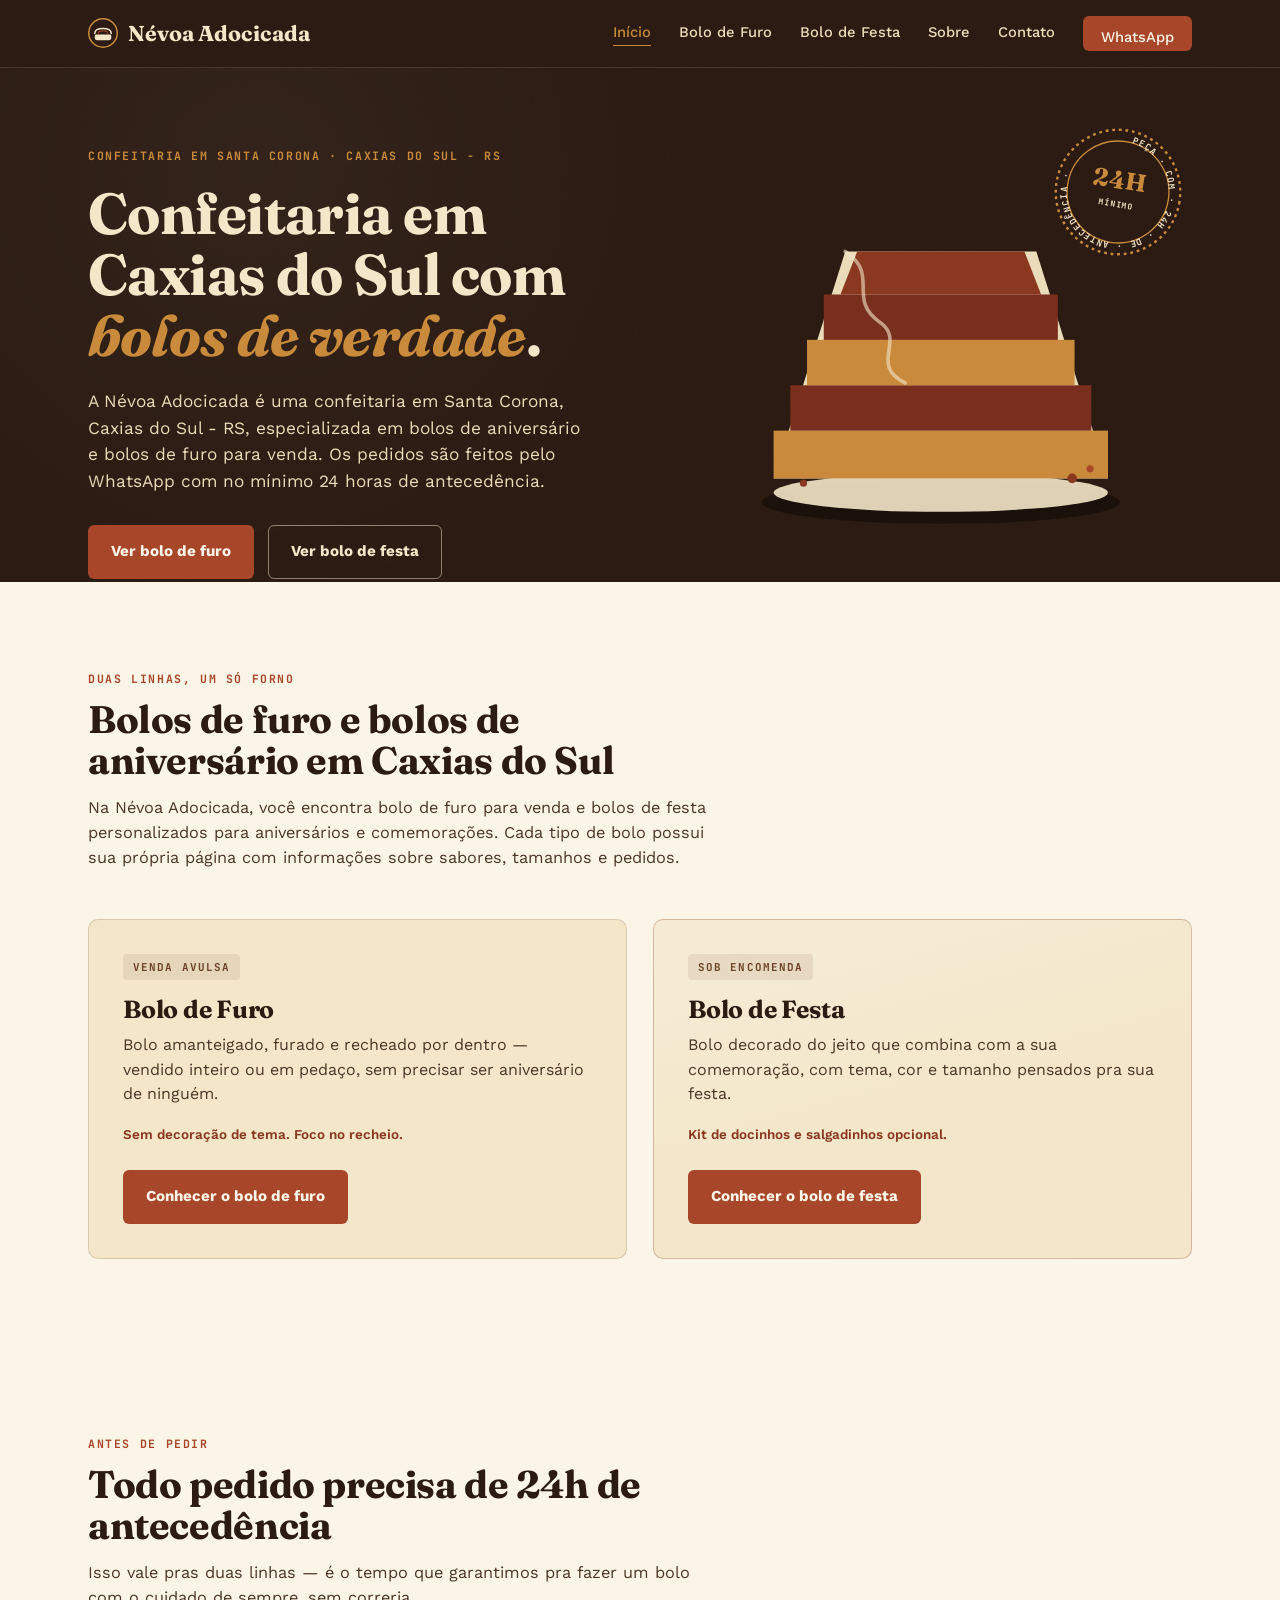
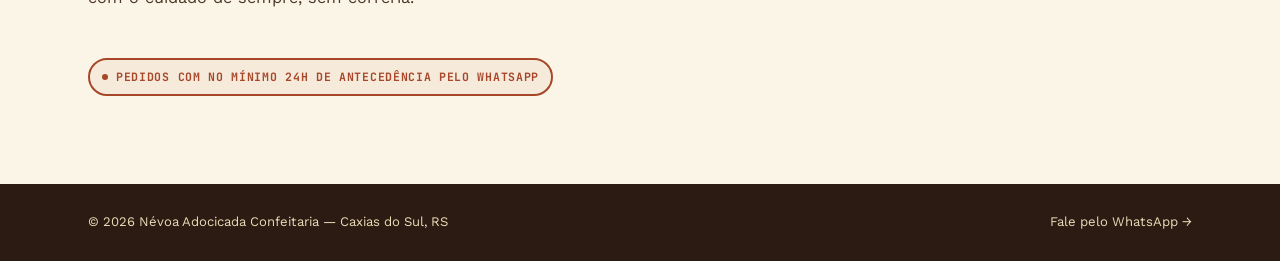
<file: index.html>
<!DOCTYPE html>
<html lang="pt-BR">

<head>
  <meta charset="UTF-8">
  <meta name="viewport" content="width=device-width, initial-scale=1.0">

  <title>Névoa Adocicada | Confeitaria em Caxias do Sul - Bolos de Aniversário</title>

  <meta name="description"
    content="Névoa Adocicada é uma confeitaria em Santa Corona, Caxias do Sul - RS. Bolos de aniversário personalizados e bolos de furo para venda. Pedidos pelo WhatsApp com 24 horas de antecedência.">

  <meta name="robots" content="index, follow">

  <meta name="author" content="Névoa Adocicada Confeitaria">

  <meta name="geo.region" content="BR-RS">
  <meta name="geo.placename" content="Caxias do Sul">

  <link rel="canonical" href="https://luizdteles-source.github.io/nevoa-adocicada/">

  <link rel="preconnect" href="https://fonts.googleapis.com">
  <link rel="preconnect" href="https://fonts.gstatic.com" crossorigin>

  <link
    href="https://fonts.googleapis.com/css2?family=Fraunces:opsz,wght@9..144,400;9..144,600;9..144,700;9..144,900&family=Work+Sans:wght@400;500;600;700&family=JetBrains+Mono:wght@500;700&display=swap"
    rel="stylesheet">

  <link rel="stylesheet" href="css/style.css">

</head>

<body>

  <header>
    <div class="navbar">
      <a href="index.html" class="logo">
        <svg class="logo-mark" viewBox="0 0 40 40" fill="none" xmlns="http://www.w3.org/2000/svg" aria-hidden="true">
          <circle cx="20" cy="20" r="19" stroke="#C98B3B" stroke-width="2" />
          <path d="M9 24c0-1.5 1-2 2-2h18c1 0 2 0.5 2 2v3c0 1.5-1.5 2.5-3 2.5H12c-1.5 0-3-1-3-2.5v-3z" fill="#F3E6C9" />
          <path d="M9 20.5c0-3.5 3-6.5 11-6.5s11 3 11 6.5" stroke="#F3E6C9" stroke-width="2" stroke-linecap="round" />
          <path d="M14 20c0-2 2.5-3 6-3s6 1 6 3" stroke="#A8462A" stroke-width="1.6" stroke-linecap="round" />
        </svg>
        Névoa Adocicada
      </a>

      <button class="burger" id="burgerBtn" aria-expanded="false" aria-controls="navLinks">
        MENU
      </button>

      <nav class="links" id="navLinks">
        <a href="index.html">Início</a>
        <a href="bolo-de-furo.html">Bolo de Furo</a>
        <a href="bolo-de-festa.html">Bolo de Festa</a>
        <a href="sobre.html">Sobre</a>
        <a href="contato.html">Contato</a>
        <a href="https://wa.me/5554993289993" class="nav-cta" target="_blank" rel="noopener">
          WhatsApp
        </a>
      </nav>
    </div>
  </header>

  <main>

    <!-- ===== HERO ===== -->
    <section class="hero">
      <div class="grain" aria-hidden="true"></div>

      <div class="wrap">

        <div>

          <span class="eyebrow hero-eyebrow">
            Confeitaria em Santa Corona · Caxias do Sul - RS
          </span>

          <h1>
            Confeitaria em Caxias do Sul com
            <em>bolos de verdade</em>.
          </h1>

          <p class="lead">
            A Névoa Adocicada é uma confeitaria em Santa Corona, Caxias do Sul - RS,
            especializada em bolos de aniversário e bolos de furo para venda.
            Os pedidos são feitos pelo WhatsApp com no mínimo 24 horas de antecedência.
          </p>

          <div class="hero-ctas">
            <a href="bolo-de-furo.html" class="btn btn-primary">
              Ver bolo de furo
            </a>

            <a href="bolo-de-festa.html" class="btn btn-outline">
              Ver bolo de festa
            </a>
          </div>

        </div>

        <div class="hero-visual">

          <div class="hero-shelf">

            <svg viewBox="0 0 420 360" xmlns="http://www.w3.org/2000/svg" role="img" aria-labelledby="cakeTitle">

              <title id="cakeTitle">
                Ilustração de fatia de bolo em camadas com recheio
              </title>

              <ellipse cx="210" cy="300" rx="150" ry="18" fill="#1c110a" />
              <ellipse cx="210" cy="292" rx="140" ry="16" fill="#F3E6C9" opacity="0.9" />

              <g transform="translate(70,90)">

                <path d="M0 190 L60 0 L220 0 L280 190 Z" fill="#EADCB9" />

                <rect x="0" y="150" width="280" height="40" fill="#C98B3B" />
                <rect x="14" y="112" width="252" height="38" fill="#7A2E1D" />
                <rect x="28" y="74" width="224" height="38" fill="#C98B3B" />
                <rect x="42" y="36" width="196" height="38" fill="#7A2E1D" />

                <path d="M56 36 L70 0 L210 0 L224 36 Z" fill="#8A3820" />

                <path d="M60 0 C90 20, 60 40, 90 60 C110 75,80 95,110 110" stroke="#F3E6C9" stroke-width="3" fill="none"
                  stroke-linecap="round" opacity="0.6" />

              </g>

              <circle cx="320" cy="280" r="4" fill="#8A3820" />
              <circle cx="335" cy="272" r="3" fill="#A8462A" />
              <circle cx="95" cy="284" r="3" fill="#8A3820" />

            </svg>

          </div>

          <svg class="stamp" viewBox="0 0 140 140" xmlns="http://www.w3.org/2000/svg" role="img"
            aria-labelledby="stampTitle">

            <title id="stampTitle">
              Carimbo: peça com 24 horas de antecedência
            </title>

            <circle cx="70" cy="70" r="66" fill="none" stroke="#C98B3B" stroke-width="2.5" stroke-dasharray="3 4" />

            <circle cx="70" cy="70" r="54" fill="none" stroke="#C98B3B" stroke-width="1.4" />

            <path id="stampCircle" d="M 70 16 A 54 54 0 1 1 69.9 16" fill="none" />

            <text font-family="JetBrains Mono, monospace" font-size="9.4" font-weight="700" fill="#F3E6C9"
              letter-spacing="1.5">

              <textPath href="#stampCircle" startOffset="2%">
                PEÇA · COM · 24H · DE · ANTECEDÊNCIA ·
              </textPath>

            </text>

            <text x="70" y="66" text-anchor="middle" font-family="Fraunces, serif" font-weight="700" font-size="26"
              fill="#C98B3B">
              24H
            </text>

            <text x="70" y="86" text-anchor="middle" font-family="JetBrains Mono, monospace" font-weight="700"
              font-size="8.5" fill="#F3E6C9" letter-spacing="1">
              MÍNIMO
            </text>

          </svg>

        </div>

      </div>
    </section>


    <!-- ===== DUAS LINHAS ===== -->
    <section class="lines">

      <div class="wrap">

        <div class="section-head">

          <span class="eyebrow">
            Duas linhas, um só forno
          </span>

          <h2>
            Bolos de furo e bolos de aniversário em Caxias do Sul
          </h2>

          <p>
            Na Névoa Adocicada, você encontra bolo de furo para venda e bolos de festa
            personalizados para aniversários e comemorações. Cada tipo de bolo possui
            sua própria página com informações sobre sabores, tamanhos e pedidos.
          </p>

        </div>


        <div class="line-grid">

          <article class="line-card">

            <span class="line-tag">
              Venda avulsa
            </span>

            <h3>
              Bolo de Furo
            </h3>

            <p>
              Bolo amanteigado, furado e recheado por dentro — vendido inteiro
              ou em pedaço, sem precisar ser aniversário de ninguém.
            </p>

            <div class="line-note" style="border-top:none; padding-top:0; margin-bottom:18px;">

              Sem decoração de tema.
              Foco no recheio.

            </div>

            <a href="bolo-de-furo.html" class="btn btn-primary">
              Conhecer o bolo de furo
            </a>

          </article>


          <article class="line-card festa">

            <span class="line-tag">
              Sob encomenda
            </span>

            <h3>
              Bolo de Festa
            </h3>

            <p>
              Bolo decorado do jeito que combina com a sua comemoração,
              com tema, cor e tamanho pensados pra sua festa.
            </p>

            <div class="line-note" style="border-top:none; padding-top:0; margin-bottom:18px;">

              Kit de docinhos e salgadinhos opcional.

            </div>

            <a href="bolo-de-festa.html" class="btn btn-primary">
              Conhecer o bolo de festa
            </a>

          </article>

        </div>

      </div>

    </section>


    <!-- ===== AVISO 24H ===== -->
    <section class="steps-section">

      <div class="wrap">

        <div class="section-head">

          <span class="eyebrow">
            Antes de pedir
          </span>

          <h2>
            Todo pedido precisa de 24h de antecedência
          </h2>

          <p>
            Isso vale pras duas linhas — é o tempo que garantimos pra fazer
            um bolo com o cuidado de sempre, sem correria.
          </p>

        </div>

        <span class="badge-24">
          <span class="dot"></span>
          Pedidos com no mínimo 24h de antecedência pelo WhatsApp
        </span>

      </div>

    </section>

  </main>


  <footer>

    <div class="wrap">

      <span>
        © 2026 Névoa Adocicada Confeitaria — Caxias do Sul, RS
      </span>

      <a href="https://wa.me/5554993289993" target="_blank" rel="noopener">
        Fale pelo WhatsApp →
      </a>

    </div>

  </footer>


  <script src="js/main.js"></script>

</body>

</html>
</file>
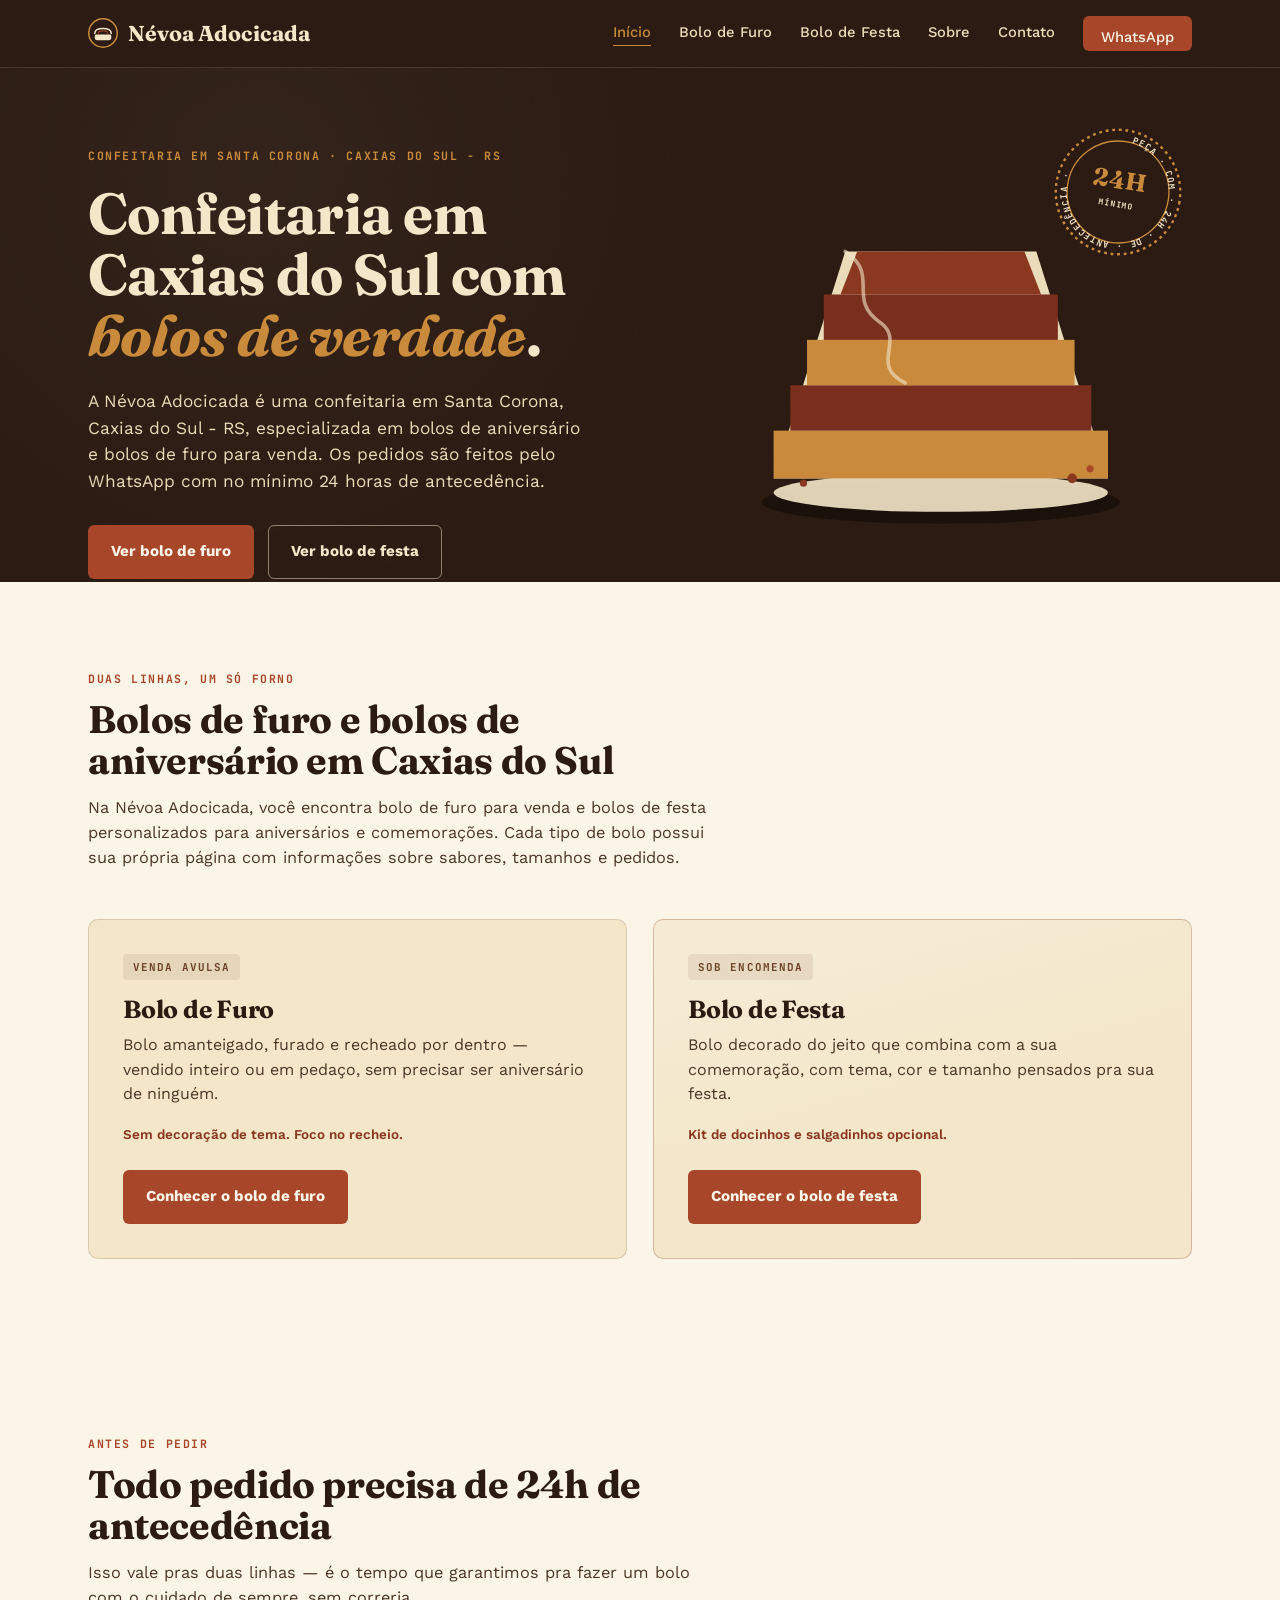
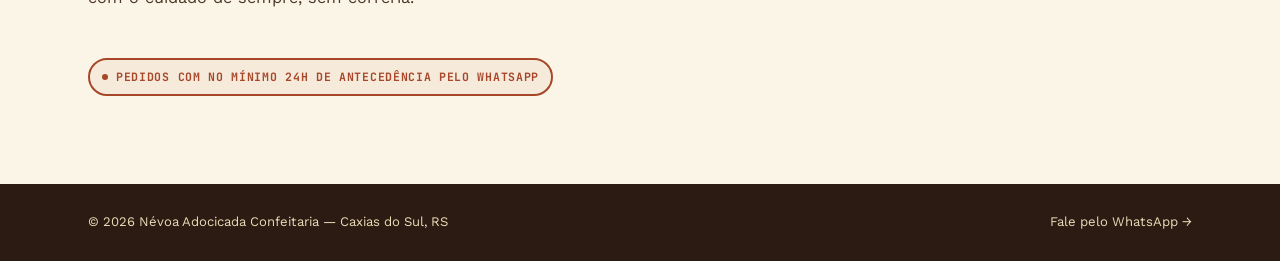
<file: névoa-adocicada-site/index.html>
<!DOCTYPE html>
<html lang="pt-BR">

<head>
  <meta charset="UTF-8">
  <meta name="viewport" content="width=device-width, initial-scale=1.0">

  <title>Névoa Adocicada | Confeitaria em Caxias do Sul - Bolos de Aniversário</title>

  <meta name="description"
    content="Névoa Adocicada é uma confeitaria em Santa Corona, Caxias do Sul - RS. Bolos de aniversário personalizados e bolos de furo para venda. Pedidos pelo WhatsApp com 24 horas de antecedência.">

  <meta name="robots" content="index, follow">

  <meta name="author" content="Névoa Adocicada Confeitaria">

  <meta name="geo.region" content="BR-RS">
  <meta name="geo.placename" content="Caxias do Sul">

  <!-- Colocar o endereço real do site depois da publicação -->
  <!-- <link rel="canonical" href="https://SEU-DOMINIO-AQUI/"> -->

  <link rel="preconnect" href="https://fonts.googleapis.com">
  <link rel="preconnect" href="https://fonts.gstatic.com" crossorigin>

  <link
    href="https://fonts.googleapis.com/css2?family=Fraunces:opsz,wght@9..144,400;9..144,600;9..144,700;9..144,900&family=Work+Sans:wght@400;500;600;700&family=JetBrains+Mono:wght@500;700&display=swap"
    rel="stylesheet">

  <link rel="stylesheet" href="css/style.css">

</head>

<body>

  <header>
    <div class="navbar">
      <a href="index.html" class="logo">
        <svg class="logo-mark" viewBox="0 0 40 40" fill="none" xmlns="http://www.w3.org/2000/svg" aria-hidden="true">
          <circle cx="20" cy="20" r="19" stroke="#C98B3B" stroke-width="2" />
          <path d="M9 24c0-1.5 1-2 2-2h18c1 0 2 0.5 2 2v3c0 1.5-1.5 2.5-3 2.5H12c-1.5 0-3-1-3-2.5v-3z" fill="#F3E6C9" />
          <path d="M9 20.5c0-3.5 3-6.5 11-6.5s11 3 11 6.5" stroke="#F3E6C9" stroke-width="2" stroke-linecap="round" />
          <path d="M14 20c0-2 2.5-3 6-3s6 1 6 3" stroke="#A8462A" stroke-width="1.6" stroke-linecap="round" />
        </svg>
        Névoa Adocicada
      </a>

      <button class="burger" id="burgerBtn" aria-expanded="false" aria-controls="navLinks">
        MENU
      </button>

      <nav class="links" id="navLinks">
        <a href="index.html">Início</a>
        <a href="bolo-de-furo.html">Bolo de Furo</a>
        <a href="bolo-de-festa.html">Bolo de Festa</a>
        <a href="sobre.html">Sobre</a>
        <a href="contato.html">Contato</a>
        <a href="https://wa.me/5554993289993" class="nav-cta" target="_blank" rel="noopener">
          WhatsApp
        </a>
      </nav>
    </div>
  </header>

  <main>

    <!-- ===== HERO ===== -->
    <section class="hero">
      <div class="grain" aria-hidden="true"></div>

      <div class="wrap">

        <div>

          <span class="eyebrow hero-eyebrow">
            Confeitaria em Santa Corona · Caxias do Sul - RS
          </span>

          <h1>
            Confeitaria em Caxias do Sul com
            <em>bolos de verdade</em>.
          </h1>

          <p class="lead">
            A Névoa Adocicada é uma confeitaria em Santa Corona, Caxias do Sul - RS,
            especializada em bolos de aniversário e bolos de furo para venda.
            Os pedidos são feitos pelo WhatsApp com no mínimo 24 horas de antecedência.
          </p>

          <div class="hero-ctas">
            <a href="bolo-de-furo.html" class="btn btn-primary">
              Ver bolo de furo
            </a>

            <a href="bolo-de-festa.html" class="btn btn-outline">
              Ver bolo de festa
            </a>
          </div>

        </div>

        <div class="hero-visual">

          <div class="hero-shelf">

            <svg viewBox="0 0 420 360" xmlns="http://www.w3.org/2000/svg" role="img" aria-labelledby="cakeTitle">

              <title id="cakeTitle">
                Ilustração de fatia de bolo em camadas com recheio
              </title>

              <ellipse cx="210" cy="300" rx="150" ry="18" fill="#1c110a" />
              <ellipse cx="210" cy="292" rx="140" ry="16" fill="#F3E6C9" opacity="0.9" />

              <g transform="translate(70,90)">

                <path d="M0 190 L60 0 L220 0 L280 190 Z" fill="#EADCB9" />

                <rect x="0" y="150" width="280" height="40" fill="#C98B3B" />
                <rect x="14" y="112" width="252" height="38" fill="#7A2E1D" />
                <rect x="28" y="74" width="224" height="38" fill="#C98B3B" />
                <rect x="42" y="36" width="196" height="38" fill="#7A2E1D" />

                <path d="M56 36 L70 0 L210 0 L224 36 Z" fill="#8A3820" />

                <path d="M60 0 C90 20, 60 40, 90 60 C110 75,80 95,110 110" stroke="#F3E6C9" stroke-width="3" fill="none"
                  stroke-linecap="round" opacity="0.6" />

              </g>

              <circle cx="320" cy="280" r="4" fill="#8A3820" />
              <circle cx="335" cy="272" r="3" fill="#A8462A" />
              <circle cx="95" cy="284" r="3" fill="#8A3820" />

            </svg>

          </div>

          <svg class="stamp" viewBox="0 0 140 140" xmlns="http://www.w3.org/2000/svg" role="img"
            aria-labelledby="stampTitle">

            <title id="stampTitle">
              Carimbo: peça com 24 horas de antecedência
            </title>

            <circle cx="70" cy="70" r="66" fill="none" stroke="#C98B3B" stroke-width="2.5" stroke-dasharray="3 4" />

            <circle cx="70" cy="70" r="54" fill="none" stroke="#C98B3B" stroke-width="1.4" />

            <path id="stampCircle" d="M 70 16 A 54 54 0 1 1 69.9 16" fill="none" />

            <text font-family="JetBrains Mono, monospace" font-size="9.4" font-weight="700" fill="#F3E6C9"
              letter-spacing="1.5">

              <textPath href="#stampCircle" startOffset="2%">
                PEÇA · COM · 24H · DE · ANTECEDÊNCIA ·
              </textPath>

            </text>

            <text x="70" y="66" text-anchor="middle" font-family="Fraunces, serif" font-weight="700" font-size="26"
              fill="#C98B3B">
              24H
            </text>

            <text x="70" y="86" text-anchor="middle" font-family="JetBrains Mono, monospace" font-weight="700"
              font-size="8.5" fill="#F3E6C9" letter-spacing="1">
              MÍNIMO
            </text>

          </svg>

        </div>

      </div>
    </section>


    <!-- ===== DUAS LINHAS ===== -->
    <section class="lines">

      <div class="wrap">

        <div class="section-head">

          <span class="eyebrow">
            Duas linhas, um só forno
          </span>

          <h2>
            Bolos de furo e bolos de aniversário em Caxias do Sul
          </h2>

          <p>
            Na Névoa Adocicada, você encontra bolo de furo para venda e bolos de festa
            personalizados para aniversários e comemorações. Cada tipo de bolo possui
            sua própria página com informações sobre sabores, tamanhos e pedidos.
          </p>

        </div>


        <div class="line-grid">

          <article class="line-card">

            <span class="line-tag">
              Venda avulsa
            </span>

            <h3>
              Bolo de Furo
            </h3>

            <p>
              Bolo amanteigado, furado e recheado por dentro — vendido inteiro
              ou em pedaço, sem precisar ser aniversário de ninguém.
            </p>

            <div class="line-note" style="border-top:none; padding-top:0; margin-bottom:18px;">

              Sem decoração de tema.
              Foco no recheio.

            </div>

            <a href="bolo-de-furo.html" class="btn btn-primary">
              Conhecer o bolo de furo
            </a>

          </article>


          <article class="line-card festa">

            <span class="line-tag">
              Sob encomenda
            </span>

            <h3>
              Bolo de Festa
            </h3>

            <p>
              Bolo decorado do jeito que combina com a sua comemoração,
              com tema, cor e tamanho pensados pra sua festa.
            </p>

            <div class="line-note" style="border-top:none; padding-top:0; margin-bottom:18px;">

              Kit de docinhos e salgadinhos opcional.

            </div>

            <a href="bolo-de-festa.html" class="btn btn-primary">
              Conhecer o bolo de festa
            </a>

          </article>

        </div>

      </div>

    </section>


    <!-- ===== AVISO 24H ===== -->
    <section class="steps-section">

      <div class="wrap">

        <div class="section-head">

          <span class="eyebrow">
            Antes de pedir
          </span>

          <h2>
            Todo pedido precisa de 24h de antecedência
          </h2>

          <p>
            Isso vale pras duas linhas — é o tempo que garantimos pra fazer
            um bolo com o cuidado de sempre, sem correria.
          </p>

        </div>

        <span class="badge-24">
          <span class="dot"></span>
          Pedidos com no mínimo 24h de antecedência pelo WhatsApp
        </span>

      </div>

    </section>

  </main>


  <footer>

    <div class="wrap">

      <span>
        © 2026 Névoa Adocicada Confeitaria — Caxias do Sul, RS
      </span>

      <a href="https://wa.me/5554993289993" target="_blank" rel="noopener">
        Fale pelo WhatsApp →
      </a>

    </div>

  </footer>


  <script src="js/main.js"></script>

</body>

</html>
</file>
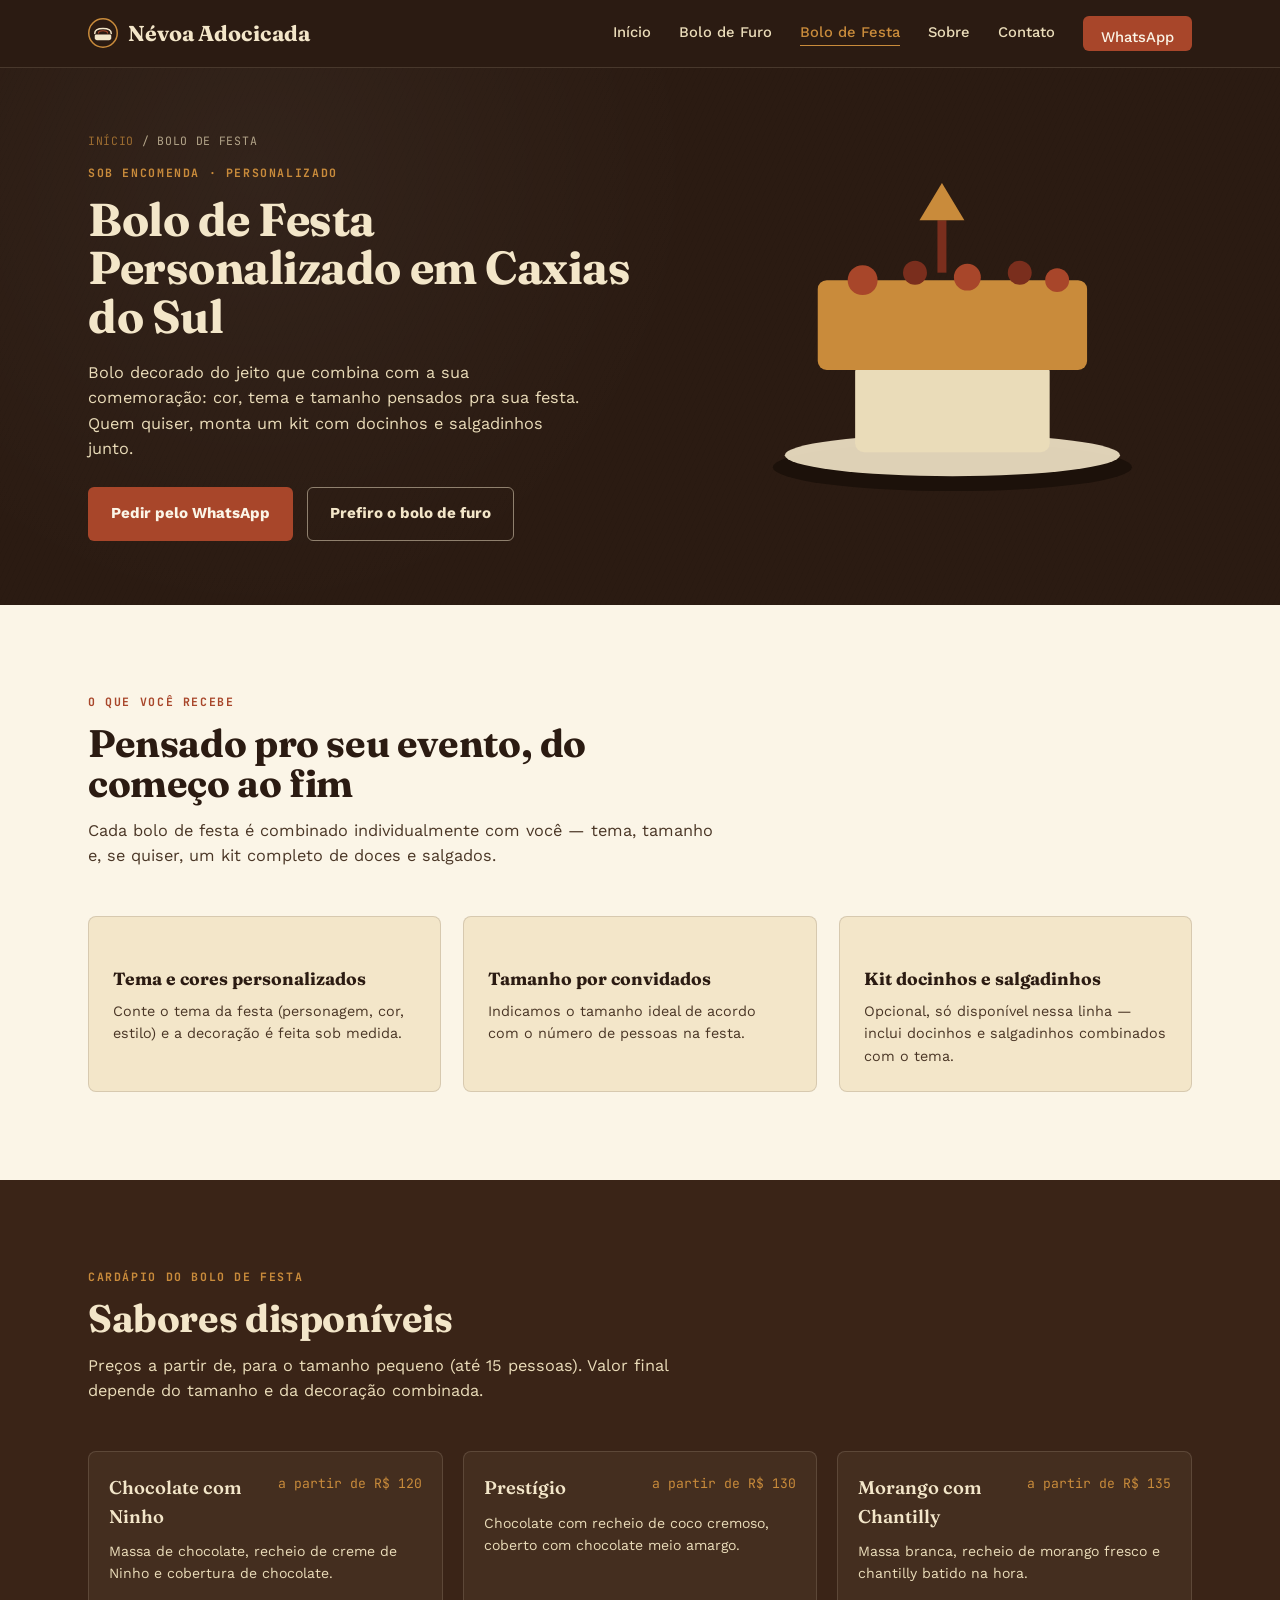
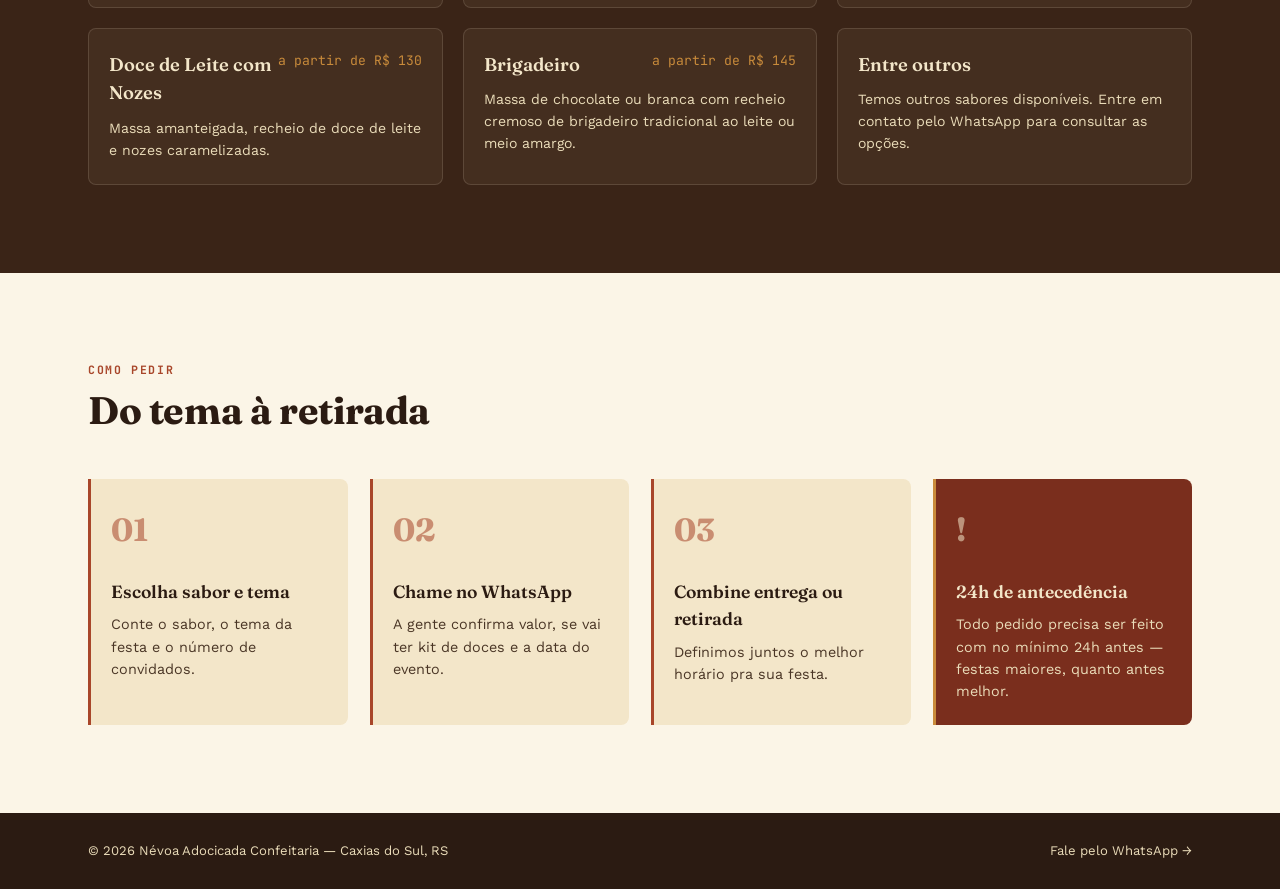
<file: bolo-de-festa.html>
<!DOCTYPE html>
<html lang="pt-BR">

<head>
  <meta charset="UTF-8">
  <meta name="viewport" content="width=device-width, initial-scale=1.0">

  <title>Bolo de Aniversário e Festa em Caxias do Sul | Névoa Adocicada Confeitaria</title>

  <meta name="description"
    content="Bolo de festa personalizado em Caxias do Sul, com tema e cores da sua comemoração. Consulte sabores, tamanhos e opções pelo WhatsApp. Peça com 24h de antecedência.">

  <meta name="robots" content="index, follow">

  <meta name="author" content="Névoa Adocicada Confeitaria">

  <meta name="geo.region" content="BR-RS">
  <meta name="geo.placename" content="Caxias do Sul">

  <link rel="canonical" href="https://luizdteles-source.github.io/nevoa-adocicada/bolo-de-festa.html">

  <link rel="preconnect" href="https://fonts.googleapis.com">
  <link rel="preconnect" href="https://fonts.gstatic.com" crossorigin>

  <link
    href="https://fonts.googleapis.com/css2?family=Fraunces:opsz,wght@9..144,400;9..144,600;9..144,700;9..144,900&family=Work+Sans:wght@400;500;600;700&family=JetBrains+Mono:wght@500;700&display=swap"
    rel="stylesheet">

  <link rel="stylesheet" href="css/style.css">
</head>

<body>

  <header>
    <div class="navbar">
      <a href="index.html" class="logo">
        <svg class="logo-mark" viewBox="0 0 40 40" fill="none" xmlns="http://www.w3.org/2000/svg" aria-hidden="true">
          <circle cx="20" cy="20" r="19" stroke="#C98B3B" stroke-width="2" />
          <path d="M9 24c0-1.5 1-2 2-2h18c1 0 2 0.5 2 2v3c0 1.5-1.5 2.5-3 2.5H12c-1.5 0-3-1-3-2.5v-3z" fill="#F3E6C9" />
          <path d="M9 20.5c0-3.5 3-6.5 11-6.5s11 3 11 6.5" stroke="#F3E6C9" stroke-width="2" stroke-linecap="round" />
          <path d="M14 20c0-2 2.5-3 6-3s6 1 6 3" stroke="#A8462A" stroke-width="1.6" stroke-linecap="round" />
        </svg>
        Névoa Adocicada
      </a>
      <button class="burger" id="burgerBtn" aria-expanded="false" aria-controls="navLinks">MENU</button>
      <nav class="links" id="navLinks">
        <a href="index.html">Início</a>
        <a href="bolo-de-furo.html">Bolo de Furo</a>
        <a href="bolo-de-festa.html">Bolo de Festa</a>
        <a href="sobre.html">Sobre</a>
        <a href="contato.html">Contato</a>
        <a href="https://wa.me/5554993289993" class="nav-cta" target="_blank" rel="noopener">WhatsApp</a>
      </nav>
    </div>
  </header>

  <main>

    <!-- ===== PAGE HERO ===== -->
    <section class="page-hero">
      <div class="grain" aria-hidden="true"></div>
      <div class="wrap">
        <div>
          <div class="breadcrumb"><a href="index.html">Início</a> / Bolo de Festa</div>
          <span class="eyebrow">Sob encomenda · Personalizado</span>
          <h1>Bolo de Festa Personalizado em Caxias do Sul</h1>
          <p class="lead">Bolo decorado do jeito que combina com a sua comemoração: cor, tema e tamanho pensados pra sua
            festa. Quem quiser, monta um kit com docinhos e salgadinhos junto.</p>
          <div class="hero-ctas" style="margin-top:26px;">
            <a href="https://wa.me/5554993289993" class="btn btn-primary" target="_blank" rel="noopener">Pedir pelo
              WhatsApp</a>
            <a href="bolo-de-furo.html" class="btn btn-outline">Prefiro o bolo de furo</a>
          </div>
        </div>
        <div class="page-hero-visual">
          <svg viewBox="0 0 320 260" xmlns="http://www.w3.org/2000/svg" role="img" aria-labelledby="festaTitle">
            <title id="festaTitle">Ilustração de bolo de festa decorado com topper</title>
            <ellipse cx="160" cy="220" rx="120" ry="16" fill="#1c110a" />
            <ellipse cx="160" cy="212" rx="112" ry="14" fill="#F3E6C9" opacity="0.9" />
            <rect x="95" y="150" width="130" height="60" rx="6" fill="#EADCB9" />
            <rect x="70" y="95" width="180" height="60" rx="6" fill="#C98B3B" />
            <circle cx="100" cy="95" r="10" fill="#A8462A" />
            <circle cx="135" cy="90" r="8" fill="#7A2E1D" />
            <circle cx="170" cy="93" r="9" fill="#A8462A" />
            <circle cx="205" cy="90" r="8" fill="#7A2E1D" />
            <circle cx="230" cy="95" r="8" fill="#A8462A" />
            <rect x="150" y="55" width="6" height="35" fill="#7A2E1D" />
            <path d="M138 55 L153 30 L168 55 Z" fill="#C98B3B" />
          </svg>
        </div>
      </div>
    </section>

    <!-- ===== O QUE INCLUI ===== -->
    <section class="lines">
      <div class="wrap">
        <div class="section-head">
          <span class="eyebrow">O que você recebe</span>
          <h2>Pensado pro seu evento, do começo ao fim</h2>
          <p>Cada bolo de festa é combinado individualmente com você — tema, tamanho e, se quiser, um kit completo de
            doces e salgados.</p>
        </div>
        <div class="info-grid">
          <div class="info-card">
            <h4>Tema e cores personalizados</h4>
            <p>Conte o tema da festa (personagem, cor, estilo) e a decoração é feita sob medida.</p>
          </div>
          <div class="info-card">
            <h4>Tamanho por convidados</h4>
            <p>Indicamos o tamanho ideal de acordo com o número de pessoas na festa.</p>
          </div>
          <div class="info-card">
            <h4>Kit docinhos e salgadinhos</h4>
            <p>Opcional, só disponível nessa linha — inclui docinhos e salgadinhos combinados com o tema.</p>
          </div>
        </div>
      </div>
    </section>

    <!-- ===== SABORES ===== -->
    <section class="flavors">
      <div class="wrap">
        <div class="section-head on-dark">
          <span class="eyebrow">Cardápio do bolo de festa</span>
          <h2>Sabores disponíveis</h2>
          <p>Preços a partir de, para o tamanho pequeno (até 15 pessoas). Valor final depende do tamanho e da decoração
            combinada.</p>
        </div>
        <div class="flavor-grid">
          <div class="flavor-card">
            <div class="flavor-top">
              <h4>Chocolate com Ninho</h4><span class="flavor-price">a partir de R$ 120</span>
            </div>
            <p>Massa de chocolate, recheio de creme de Ninho e cobertura de chocolate.</p>
          </div>
          <div class="flavor-card">
            <div class="flavor-top">
              <h4>Prestígio</h4><span class="flavor-price">a partir de R$ 130</span>
            </div>
            <p>Chocolate com recheio de coco cremoso, coberto com chocolate meio amargo.</p>
          </div>
          <div class="flavor-card">
            <div class="flavor-top">
              <h4>Morango com Chantilly</h4><span class="flavor-price">a partir de R$ 135</span>
            </div>
            <p>Massa branca, recheio de morango fresco e chantilly batido na hora.</p>
          </div>
          <div class="flavor-card">
            <div class="flavor-top">
              <h4>Doce de Leite com Nozes</h4><span class="flavor-price">a partir de R$ 130</span>
            </div>
            <p>Massa amanteigada, recheio de doce de leite e nozes caramelizadas.</p>
          </div>
          <div class="flavor-card">
            <div class="flavor-top">
              <h4>Brigadeiro</h4><span class="flavor-price">a partir de R$ 145</span>
            </div>
            <p>Massa de chocolate ou branca com recheio cremoso de brigadeiro tradicional ao leite ou meio amargo.</p>
          </div>
          <div class="flavor-card">
            <div class="flavor-top">
              <h4>Entre outros</h4><span class="flavor-price"></span>
            </div>
            <p>Temos outros sabores disponíveis. Entre em contato pelo WhatsApp para consultar as opções.</p>
          </div>
        </div>
      </div>
    </section>

    <!-- ===== COMO PEDIR ===== -->
    <section class="steps-section">
      <div class="wrap">
        <div class="section-head">
          <span class="eyebrow">Como pedir</span>
          <h2>Do tema à retirada</h2>
        </div>
        <div class="steps">
          <div class="step">
            <span class="step-num">01</span>
            <h4>Escolha sabor e tema</h4>
            <p>Conte o sabor, o tema da festa e o número de convidados.</p>
          </div>
          <div class="step">
            <span class="step-num">02</span>
            <h4>Chame no WhatsApp</h4>
            <p>A gente confirma valor, se vai ter kit de doces e a data do evento.</p>
          </div>
          <div class="step">
            <span class="step-num">03</span>
            <h4>Combine entrega ou retirada</h4>
            <p>Definimos juntos o melhor horário pra sua festa.</p>
          </div>
          <div class="step warn">
            <span class="step-num">!</span>
            <h4>24h de antecedência</h4>
            <p>Todo pedido precisa ser feito com no mínimo 24h antes — festas maiores, quanto antes melhor.</p>
          </div>
        </div>
      </div>
    </section>

  </main>

  <footer>
    <div class="wrap">
      <span>© 2026 Névoa Adocicada Confeitaria — Caxias do Sul, RS</span>
      <a href="https://wa.me/5554993289993" target="_blank" rel="noopener">Fale pelo WhatsApp →</a>
    </div>
  </footer>

  <script src="js/main.js"></script>
</body>

</html>
</file>
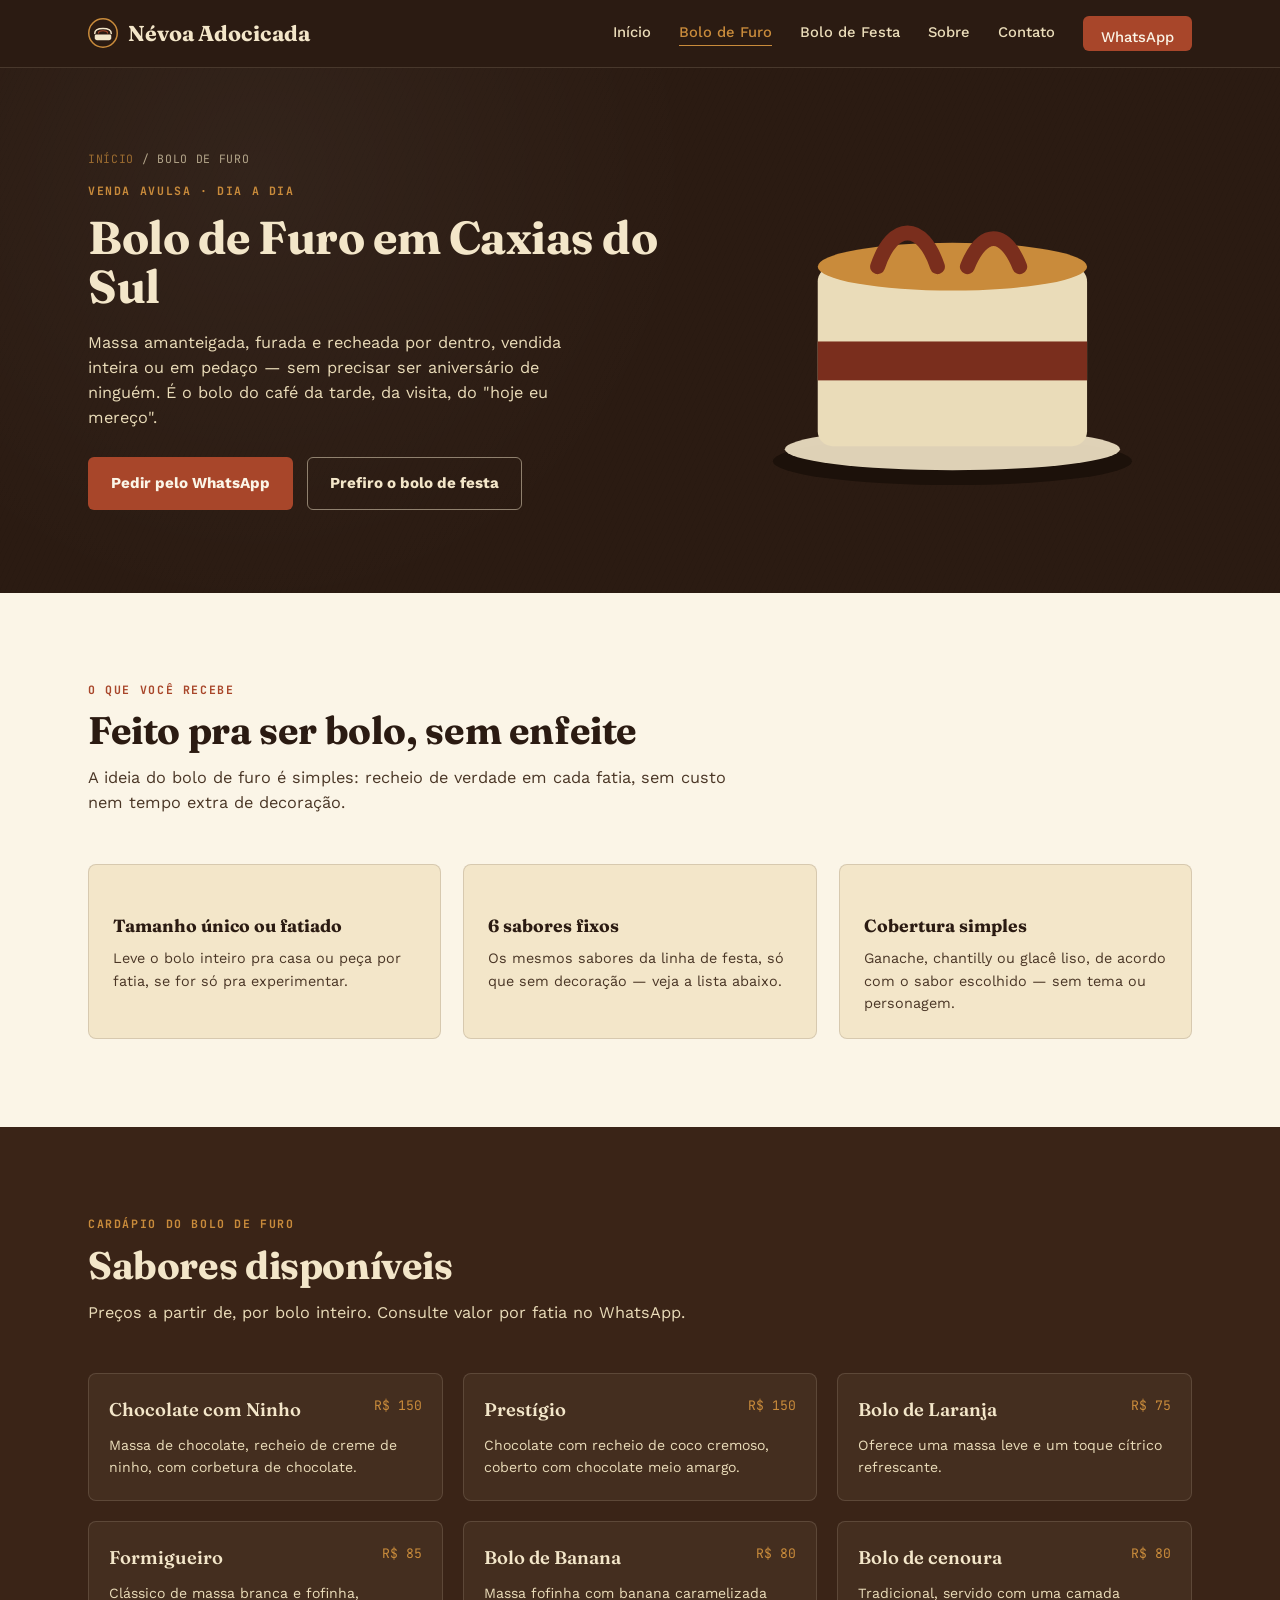
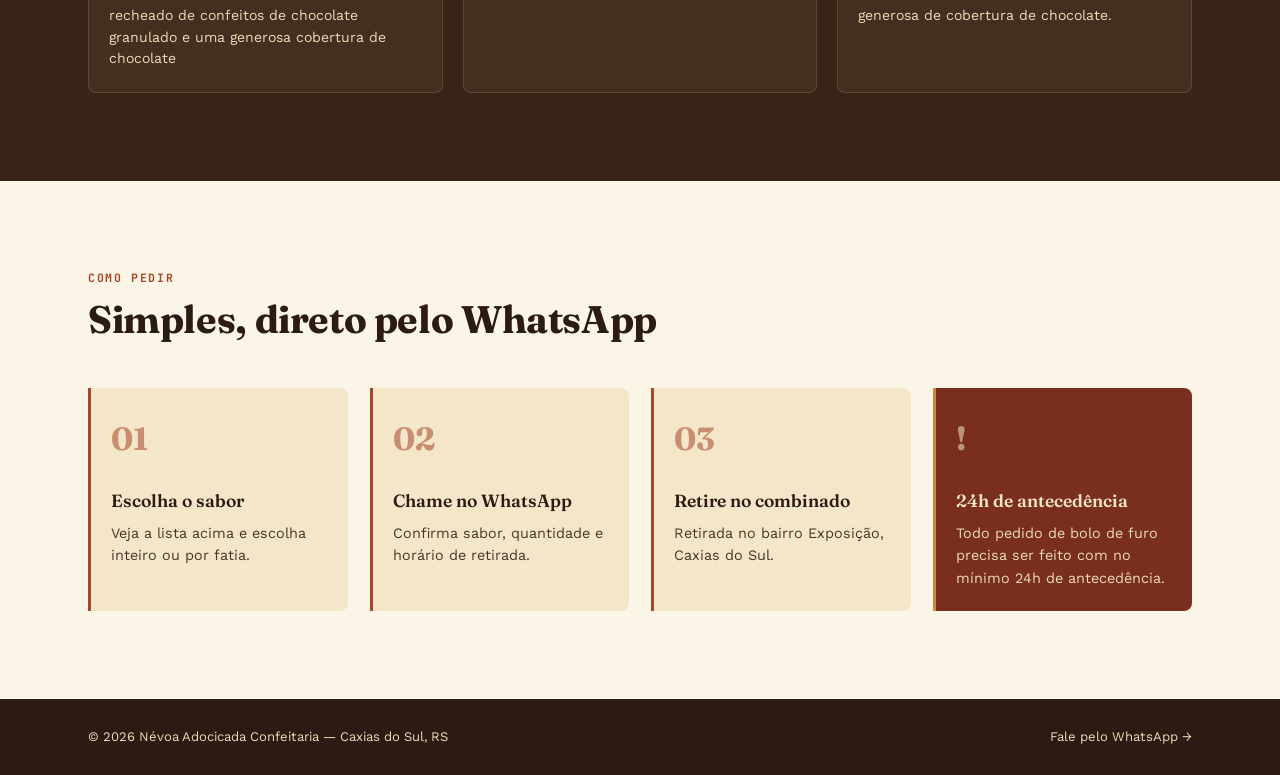
<file: bolo-de-furo.html>
<!DOCTYPE html>
<html lang="pt-BR">
<head>
<meta charset="UTF-8">
<meta name="viewport" content="width=device-width, initial-scale=1.0">
<title>Bolo de Furo em Caxias do Sul | Névoa Adocicada Confeitaria</title>
<meta name="description" content="Bolo de furo artesanal para venda avulsa em Caxias do Sul: massa amanteigada, recheio generoso, pronto pra qualquer dia. Peça com 24h de antecedência.">
<link rel="preconnect" href="https://fonts.googleapis.com">
<link rel="preconnect" href="https://fonts.gstatic.com" crossorigin>
<link href="https://fonts.googleapis.com/css2?family=Fraunces:opsz,wght@9..144,400;9..144,600;9..144,700;9..144,900&family=Work+Sans:wght@400;500;600;700&family=JetBrains+Mono:wght@500;700&display=swap" rel="stylesheet">
<link rel="stylesheet" href="css/style.css">
</head>
<body>

<header>
  <div class="navbar">
    <a href="index.html" class="logo">
      <svg class="logo-mark" viewBox="0 0 40 40" fill="none" xmlns="http://www.w3.org/2000/svg" aria-hidden="true">
        <circle cx="20" cy="20" r="19" stroke="#C98B3B" stroke-width="2"/>
        <path d="M9 24c0-1.5 1-2 2-2h18c1 0 2 0.5 2 2v3c0 1.5-1.5 2.5-3 2.5H12c-1.5 0-3-1-3-2.5v-3z" fill="#F3E6C9"/>
        <path d="M9 20.5c0-3.5 3-6.5 11-6.5s11 3 11 6.5" stroke="#F3E6C9" stroke-width="2" stroke-linecap="round"/>
        <path d="M14 20c0-2 2.5-3 6-3s6 1 6 3" stroke="#A8462A" stroke-width="1.6" stroke-linecap="round"/>
      </svg>
      Névoa Adocicada
    </a>
    <button class="burger" id="burgerBtn" aria-expanded="false" aria-controls="navLinks">MENU</button>
    <nav class="links" id="navLinks">
      <a href="index.html">Início</a>
      <a href="bolo-de-furo.html">Bolo de Furo</a>
      <a href="bolo-de-festa.html">Bolo de Festa</a>
      <a href="sobre.html">Sobre</a>
      <a href="contato.html">Contato</a>
      <a href="https://wa.me/5554993289993" class="nav-cta" target="_blank" rel="noopener">WhatsApp</a>
    </nav>
  </div>
</header>

<main>

  <!-- ===== PAGE HERO ===== -->
  <section class="page-hero">
    <div class="grain" aria-hidden="true"></div>
    <div class="wrap">
      <div>
        <div class="breadcrumb"><a href="index.html">Início</a> / Bolo de Furo</div>
        <span class="eyebrow">Venda avulsa · Dia a dia</span>
        <h1>Bolo de Furo em Caxias do Sul</h1>
        <p class="lead">Massa amanteigada, furada e recheada por dentro, vendida inteira ou em pedaço — sem precisar ser aniversário de ninguém. É o bolo do café da tarde, da visita, do "hoje eu mereço".</p>
        <div class="hero-ctas" style="margin-top:26px;">
          <a href="https://wa.me/5554993289993" class="btn btn-primary" target="_blank" rel="noopener">Pedir pelo WhatsApp</a>
          <a href="bolo-de-festa.html" class="btn btn-outline">Prefiro o bolo de festa</a>
        </div>
      </div>
      <div class="page-hero-visual">
        <svg viewBox="0 0 320 260" xmlns="http://www.w3.org/2000/svg" role="img" aria-labelledby="furoTitle">
          <title id="furoTitle">Ilustração de bolo de furo fatiado mostrando o recheio</title>
          <ellipse cx="160" cy="220" rx="120" ry="16" fill="#1c110a"/>
          <ellipse cx="160" cy="212" rx="112" ry="14" fill="#F3E6C9" opacity="0.9"/>
          <rect x="70" y="90" width="180" height="120" rx="10" fill="#EADCB9"/>
          <rect x="70" y="140" width="180" height="26" fill="#7A2E1D"/>
          <ellipse cx="160" cy="90" rx="90" ry="16" fill="#C98B3B"/>
          <path d="M110 90 C120 60, 140 60, 150 90" stroke="#7A2E1D" stroke-width="10" fill="none" stroke-linecap="round"/>
          <path d="M170 90 C180 65, 195 65, 205 90" stroke="#7A2E1D" stroke-width="10" fill="none" stroke-linecap="round"/>
        </svg>
      </div>
    </div>
  </section>

  <!-- ===== O QUE INCLUI ===== -->
  <section class="lines">
    <div class="wrap">
      <div class="section-head">
        <span class="eyebrow">O que você recebe</span>
        <h2>Feito pra ser bolo, sem enfeite</h2>
        <p>A ideia do bolo de furo é simples: recheio de verdade em cada fatia, sem custo nem tempo extra de decoração.</p>
      </div>
      <div class="info-grid">
        <div class="info-card">
          <h4>Tamanho único ou fatiado</h4>
          <p>Leve o bolo inteiro pra casa ou peça por fatia, se for só pra experimentar.</p>
        </div>
        <div class="info-card">
          <h4>6 sabores fixos</h4>
          <p>Os mesmos sabores da linha de festa, só que sem decoração — veja a lista abaixo.</p>
        </div>
        <div class="info-card">
          <h4>Cobertura simples</h4>
          <p>Ganache, chantilly ou glacê liso, de acordo com o sabor escolhido — sem tema ou personagem.</p>
        </div>
      </div>
    </div>
  </section>

  <!-- ===== SABORES ===== -->
  <section class="flavors">
    <div class="wrap">
      <div class="section-head on-dark">
        <span class="eyebrow">Cardápio do bolo de furo</span>
        <h2>Sabores disponíveis</h2>
        <p>Preços a partir de, por bolo inteiro. Consulte valor por fatia no WhatsApp.</p>
      </div>
      <div class="flavor-grid">
        <div class="flavor-card">
          <div class="flavor-top"><h4>Chocolate com Ninho</h4><span class="flavor-price">R$ 150 </span></div>
          <p>Massa de chocolate, recheio de creme de ninho, com corbetura de chocolate.</p>
        </div>
        <div class="flavor-card">
          <div class="flavor-top"><h4>Prestígio</h4><span class="flavor-price">R$ 150 </span></div>
          <p>Chocolate com recheio de coco cremoso, coberto com chocolate meio amargo.</p>
        </div>
        <div class="flavor-card">
          <div class="flavor-top"><h4>Bolo de Laranja</h4><span class="flavor-price">R$ 75</span></div>
          <p> Oferece uma massa leve e um toque cítrico refrescante.</p>
        </div>
        <div class="flavor-card">
          <div class="flavor-top"><h4>Formigueiro</h4><span class="flavor-price">R$ 85</span></div>
          <p> Clássico de massa branca e fofinha, recheado de confeitos de chocolate granulado e uma generosa cobertura de chocolate</p>
        </div>
        <div class="flavor-card">
          <div class="flavor-top"><h4>Bolo de Banana</h4><span class="flavor-price">R$ 80</span></div>
          <p>Massa fofinha com banana caramelizada</p>
        </div>
        <div class="flavor-card">
          <div class="flavor-top"><h4>Bolo de cenoura</h4><span class="flavor-price">R$ 80</span></div>
          <p>Tradicional, servido com uma camada generosa de cobertura de chocolate.</p>
        </div>
      </div>
    </div>
  </section>

  <!-- ===== COMO PEDIR ===== -->
  <section class="steps-section">
    <div class="wrap">
      <div class="section-head">
        <span class="eyebrow">Como pedir</span>
        <h2>Simples, direto pelo WhatsApp</h2>
      </div>
      <div class="steps">
        <div class="step">
          <span class="step-num">01</span>
          <h4>Escolha o sabor</h4>
          <p>Veja a lista acima e escolha inteiro ou por fatia.</p>
        </div>
        <div class="step">
          <span class="step-num">02</span>
          <h4>Chame no WhatsApp</h4>
          <p>Confirma sabor, quantidade e horário de retirada.</p>
        </div>
        <div class="step">
          <span class="step-num">03</span>
          <h4>Retire no combinado</h4>
          <p>Retirada no bairro Exposição, Caxias do Sul.</p>
        </div>
        <div class="step warn">
          <span class="step-num">!</span>
          <h4>24h de antecedência</h4>
          <p>Todo pedido de bolo de furo precisa ser feito com no mínimo 24h de antecedência.</p>
        </div>
      </div>
    </div>
  </section>

</main>

<footer>
  <div class="wrap">
    <span>© 2026 Névoa Adocicada Confeitaria — Caxias do Sul, RS</span>
    <a href="https://wa.me/5554993289993" target="_blank" rel="noopener">Fale pelo WhatsApp →</a>
  </div>
</footer>

<script src="js/main.js"></script>
</body>
</html>
</file>
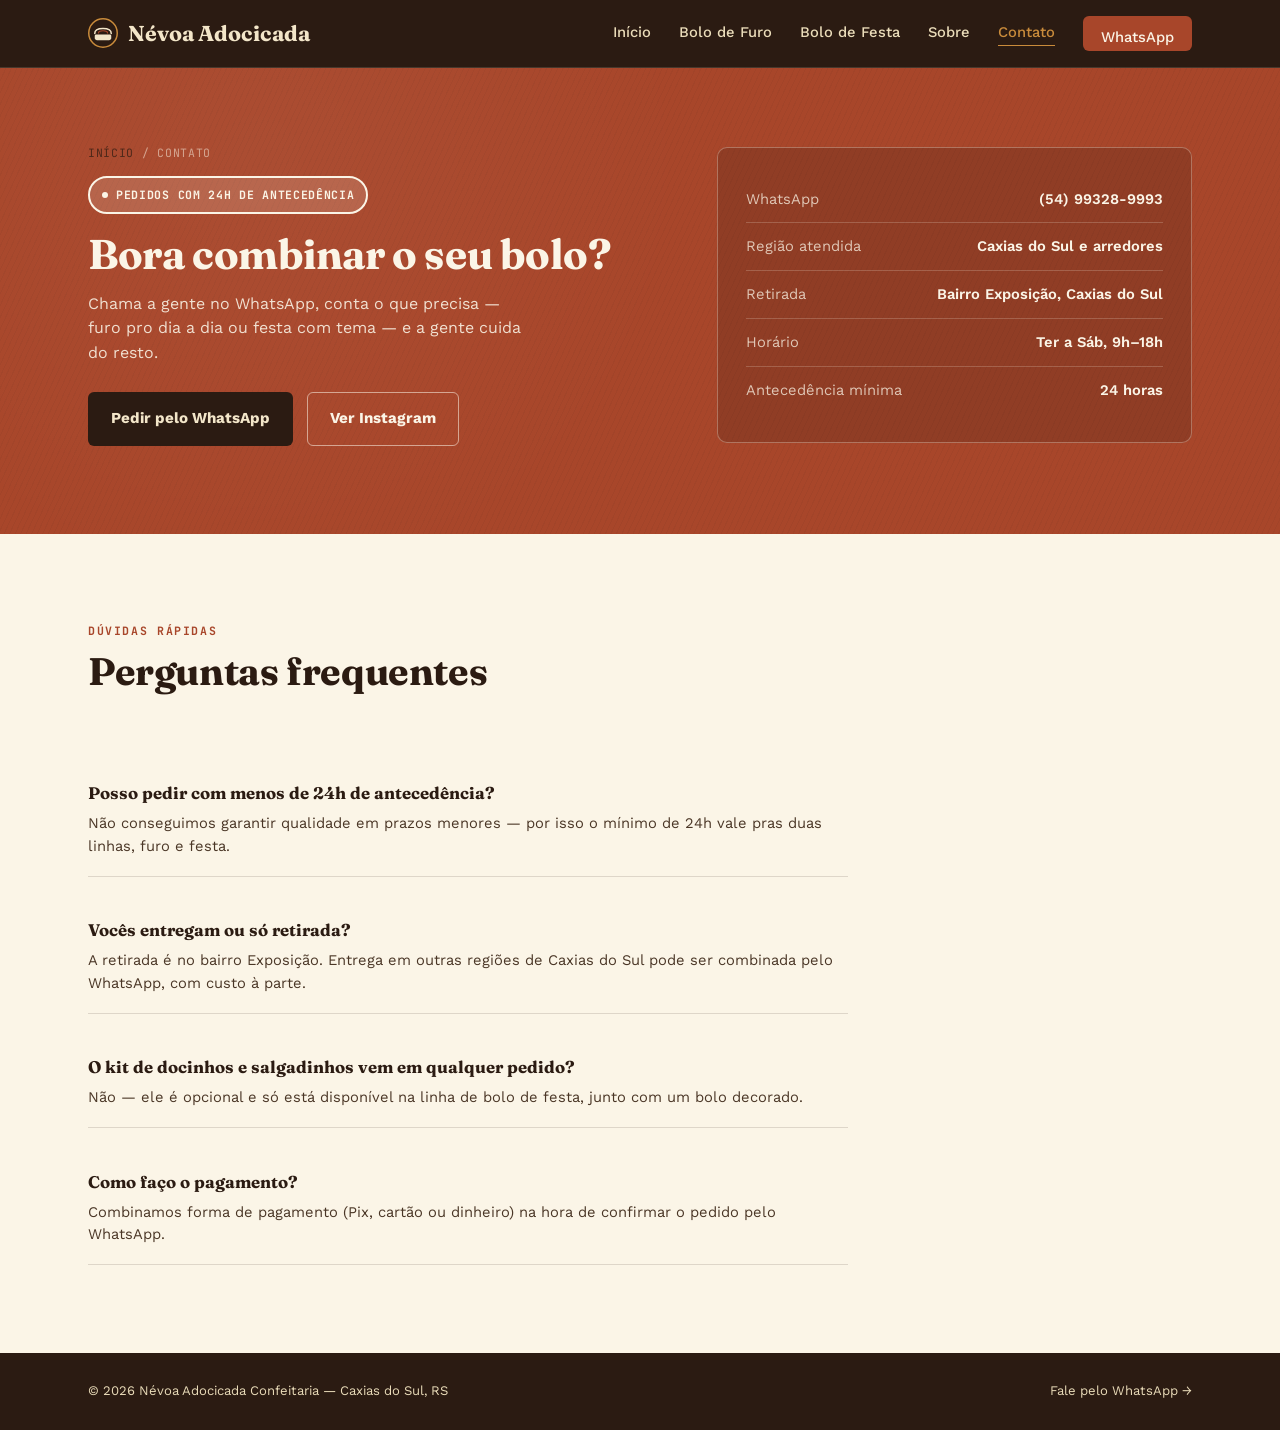
<file: contato.html>
<head>
  <meta charset="UTF-8">
  <meta name="viewport" content="width=device-width, initial-scale=1.0">

  <title>Contato | Névoa Adocicada Confeitaria - Caxias do Sul</title>

  <meta name="description"
    content="Entre em contato com a Névoa Adocicada Confeitaria em Caxias do Sul pelo WhatsApp. Faça seu pedido de bolo de furo ou bolo de festa com no mínimo 24 horas de antecedência.">

  <meta name="robots" content="index, follow">

  <meta name="author" content="Névoa Adocicada Confeitaria">

  <meta name="geo.region" content="BR-RS">
  <meta name="geo.placename" content="Caxias do Sul">

  <link rel="canonical" href="https://luizdteles-source.github.io/nevoa-adocicada/contato.html">

  <link rel="preconnect" href="https://fonts.googleapis.com">
  <link rel="preconnect" href="https://fonts.gstatic.com" crossorigin>

  <link
    href="https://fonts.googleapis.com/css2?family=Fraunces:opsz,wght@9..144,400;9..144;600;9..144;700;9..144;900&family=Work+Sans:wght@400;500;600;700&family=JetBrains+Mono:wght@500;700&display=swap"
    rel="stylesheet">

  <link rel="stylesheet" href="css/style.css">
</head>

<body>

  <header>
    <div class="navbar">
      <a href="index.html" class="logo">
        <svg class="logo-mark" viewBox="0 0 40 40" fill="none" xmlns="http://www.w3.org/2000/svg" aria-hidden="true">
          <circle cx="20" cy="20" r="19" stroke="#C98B3B" stroke-width="2" />
          <path d="M9 24c0-1.5 1-2 2-2h18c1 0 2 0.5 2 2v3c0 1.5-1.5 2.5-3 2.5H12c-1.5 0-3-1-3-2.5v-3z" fill="#F3E6C9" />
          <path d="M9 20.5c0-3.5 3-6.5 11-6.5s11 3 11 6.5" stroke="#F3E6C9" stroke-width="2" stroke-linecap="round" />
          <path d="M14 20c0-2 2.5-3 6-3s6 1 6 3" stroke="#A8462A" stroke-width="1.6" stroke-linecap="round" />
        </svg>
        Névoa Adocicada
      </a>
      <button class="burger" id="burgerBtn" aria-expanded="false" aria-controls="navLinks">MENU</button>
      <nav class="links" id="navLinks">
        <a href="index.html">Início</a>
        <a href="bolo-de-furo.html">Bolo de Furo</a>
        <a href="bolo-de-festa.html">Bolo de Festa</a>
        <a href="sobre.html">Sobre</a>
        <a href="contato.html">Contato</a>
        <a href="https://wa.me/5554993289993" class="nav-cta" target="_blank" rel="noopener">WhatsApp</a>
      </nav>
    </div>
  </header>

  <main>

    <!-- ===== CONTATO ===== -->
    <section class="contact" style="padding-top:76px;">
      <div class="grain" aria-hidden="true"></div>
      <div class="wrap">
        <div>
          <div class="breadcrumb" style="color:rgba(251,245,231,0.75);"><a href="index.html"
              style="color:var(--bg-dark);">Início</a> / Contato</div>
          <span class="badge-24 on-dark"><span class="dot"></span>Pedidos com 24h de antecedência</span>
          <h2 style="margin-top:18px;">Bora combinar o seu bolo?</h2>
          <p class="lead">Chama a gente no WhatsApp, conta o que precisa — furo pro dia a dia ou festa com tema — e a
            gente cuida do resto.</p>
          <div class="hero-ctas">
            <a href="https://wa.me/5554993289993" class="btn btn-primary" target="_blank" rel="noopener">Pedir pelo
              WhatsApp</a>
            <a href="https://instagram.com/névoaadocicada.caxias" class="btn btn-outline" target="_blank"
              rel="noopener">Ver Instagram</a>
          </div>
        </div>
        <div class="contact-card">
          <div class="contact-row"><span>WhatsApp</span><span>(54) 99328-9993</span></div>
          <div class="contact-row"><span>Região atendida</span><span>Caxias do Sul e arredores</span></div>
          <div class="contact-row"><span>Retirada</span><span>Bairro Exposição, Caxias do Sul</span></div>
          <div class="contact-row"><span>Horário</span><span>Ter a Sáb, 9h–18h</span></div>
          <div class="contact-row"><span>Antecedência mínima</span><span>24 horas</span></div>
        </div>
      </div>
    </section>

    <!-- ===== FAQ ===== -->
    <section class="lines">
      <div class="wrap">
        <div class="section-head">
          <span class="eyebrow">Dúvidas rápidas</span>
          <h2>Perguntas frequentes</h2>
        </div>
        <div class="faq-list">
          <div class="faq-item">
            <h4>Posso pedir com menos de 24h de antecedência?</h4>
            <p>Não conseguimos garantir qualidade em prazos menores — por isso o mínimo de 24h vale pras duas linhas,
              furo e festa.</p>
          </div>
          <div class="faq-item">
            <h4>Vocês entregam ou só retirada?</h4>
            <p>A retirada é no bairro Exposição. Entrega em outras regiões de Caxias do Sul pode ser combinada pelo
              WhatsApp, com custo à parte.</p>
          </div>
          <div class="faq-item">
            <h4>O kit de docinhos e salgadinhos vem em qualquer pedido?</h4>
            <p>Não — ele é opcional e só está disponível na linha de bolo de festa, junto com um bolo decorado.</p>
          </div>
          <div class="faq-item">
            <h4>Como faço o pagamento?</h4>
            <p>Combinamos forma de pagamento (Pix, cartão ou dinheiro) na hora de confirmar o pedido pelo WhatsApp.</p>
          </div>
        </div>
      </div>
    </section>

  </main>

  <footer>
    <div class="wrap">
      <span>© 2026 Névoa Adocicada Confeitaria — Caxias do Sul, RS</span>
      <a href="https://wa.me/5554993289993" target="_blank" rel="noopener">Fale pelo WhatsApp →</a>
    </div>
  </footer>

  <script src="js/main.js"></script>
</body>

</html>
</file>
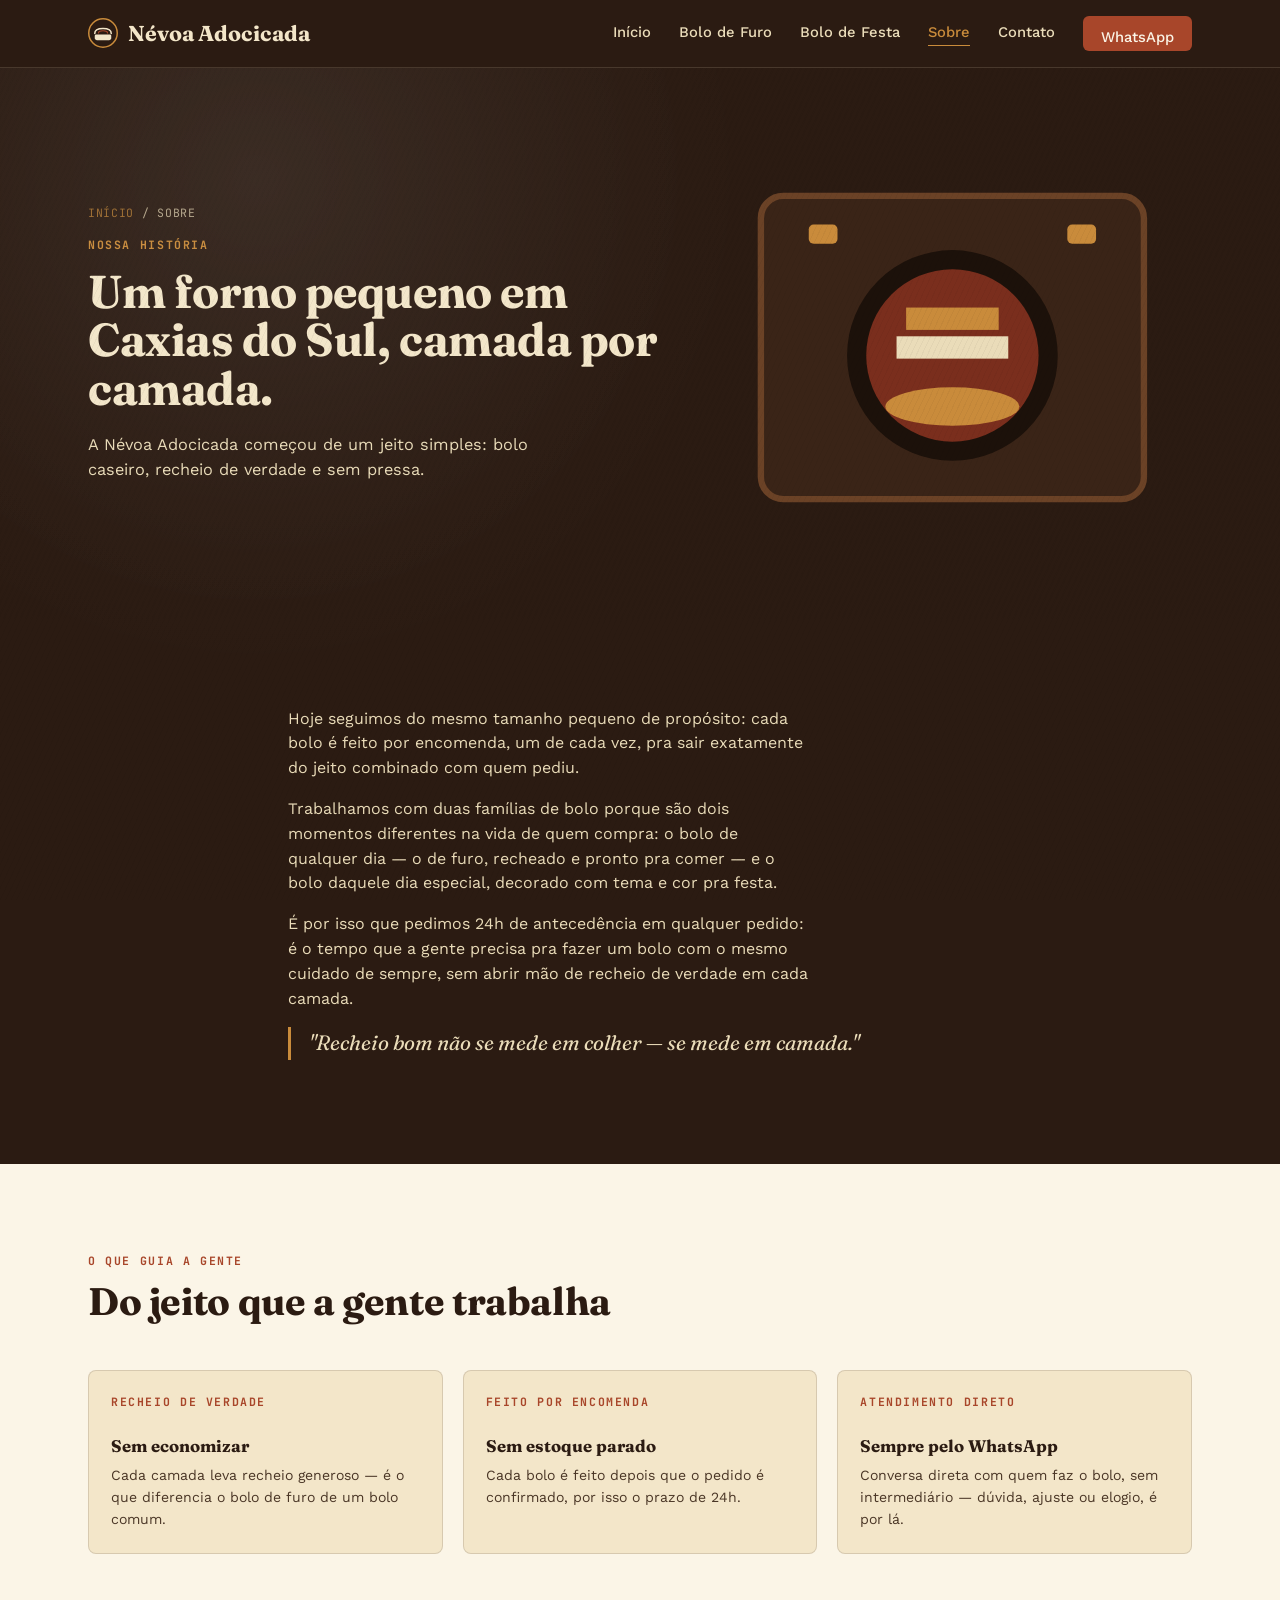
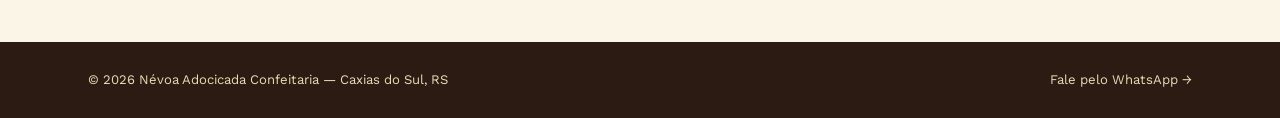
<file: sobre.html>
<!DOCTYPE html>
<html lang="pt-BR">

<head>
  <meta charset="UTF-8">
  <meta name="viewport" content="width=device-width, initial-scale=1.0">

  <title>Sobre a Névoa Adocicada | Confeitaria em Caxias do Sul</title>

  <meta name="description"
    content="Conheça a história da Névoa Adocicada Confeitaria, negócio artesanal de Caxias do Sul especializado em bolo de furo e bolo de festa personalizado.">

  <meta name="robots" content="index, follow">

  <meta name="author" content="Névoa Adocicada Confeitaria">

  <meta name="geo.region" content="BR-RS">
  <meta name="geo.placename" content="Caxias do Sul">

  <link rel="canonical" href="https://luizdteles-source.github.io/nevoa-adocicada/sobre.html">

  <link rel="preconnect" href="https://fonts.googleapis.com">
  <link rel="preconnect" href="https://fonts.gstatic.com" crossorigin>

  <link
    href="https://fonts.googleapis.com/css2?family=Fraunces:opsz,wght@9..144,400;9..144,600;9..144,700;9..144,900&family=Work+Sans:wght@400;500;600;700&family=JetBrains+Mono:wght@500;700&display=swap"
    rel="stylesheet">

  <link rel="stylesheet" href="css/style.css">
</head>

<body>

  <header>
    <div class="navbar">
      <a href="index.html" class="logo">
        <svg class="logo-mark" viewBox="0 0 40 40" fill="none" xmlns="http://www.w3.org/2000/svg" aria-hidden="true">
          <circle cx="20" cy="20" r="19" stroke="#C98B3B" stroke-width="2" />
          <path d="M9 24c0-1.5 1-2 2-2h18c1 0 2 0.5 2 2v3c0 1.5-1.5 2.5-3 2.5H12c-1.5 0-3-1-3-2.5v-3z" fill="#F3E6C9" />
          <path d="M9 20.5c0-3.5 3-6.5 11-6.5s11 3 11 6.5" stroke="#F3E6C9" stroke-width="2" stroke-linecap="round" />
          <path d="M14 20c0-2 2.5-3 6-3s6 1 6 3" stroke="#A8462A" stroke-width="1.6" stroke-linecap="round" />
        </svg>
        Névoa Adocicada
      </a>
      <button class="burger" id="burgerBtn" aria-expanded="false" aria-controls="navLinks">MENU</button>
      <nav class="links" id="navLinks">
        <a href="index.html">Início</a>
        <a href="bolo-de-furo.html">Bolo de Furo</a>
        <a href="bolo-de-festa.html">Bolo de Festa</a>
        <a href="sobre.html">Sobre</a>
        <a href="contato.html">Contato</a>
        <a href="https://wa.me/5554993289993" class="nav-cta" target="_blank" rel="noopener">WhatsApp</a>
      </nav>
    </div>
  </header>

  <main>

    <!-- ===== PAGE HERO ===== -->
    <section class="page-hero">
      <div class="grain" aria-hidden="true"></div>
      <div class="wrap">
        <div>
          <div class="breadcrumb"><a href="index.html">Início</a> / Sobre</div>
          <span class="eyebrow">Nossa história</span>
          <h1>Um forno pequeno em Caxias do Sul, camada por camada.</h1>
          <p class="lead">A Névoa Adocicada começou de um jeito simples: bolo caseiro, recheio de verdade e sem pressa.
          </p>
        </div>
        <div class="page-hero-visual">
          <svg viewBox="0 0 300 260" xmlns="http://www.w3.org/2000/svg" role="img" aria-labelledby="ovenTitle">
            <title id="ovenTitle">Ilustração de forno de madeira com bolo</title>
            <rect x="30" y="40" width="240" height="190" rx="14" fill="#3A2417" stroke="#6B4226" stroke-width="4" />
            <circle cx="150" cy="140" r="66" fill="#1c110a" />
            <circle cx="150" cy="140" r="54" fill="#7A2E1D" />
            <ellipse cx="150" cy="172" rx="42" ry="12" fill="#C98B3B" />
            <rect x="115" y="128" width="70" height="14" fill="#EADCB9" />
            <rect x="121" y="110" width="58" height="14" fill="#C98B3B" />
            <rect x="60" y="58" width="18" height="12" rx="3" fill="#C98B3B" />
            <rect x="222" y="58" width="18" height="12" rx="3" fill="#C98B3B" />
          </svg>
        </div>
      </div>
    </section>

    <!-- ===== TEXTO SOBRE ===== -->
    <section class="about">
      <div class="grain" aria-hidden="true"></div>
      <div class="wrap" style="grid-template-columns:1fr; max-width:760px;">
        <div>
          <p>Hoje seguimos do mesmo tamanho pequeno de propósito: cada bolo é feito por encomenda, um de cada vez, pra
            sair exatamente do jeito combinado com quem pediu.</p>
          <p>Trabalhamos com duas famílias de bolo porque são dois momentos diferentes na vida de quem compra: o bolo de
            qualquer dia — o de furo, recheado e pronto pra comer — e o bolo daquele dia especial, decorado com tema e
            cor pra festa.</p>
          <p>É por isso que pedimos 24h de antecedência em qualquer pedido: é o tempo que a gente precisa pra fazer um
            bolo com o mesmo cuidado de sempre, sem abrir mão de recheio de verdade em cada camada.</p>
          <p class="about-quote">"Recheio bom não se mede em colher — se mede em camada."</p>
        </div>
      </div>
    </section>

    <!-- ===== VALORES ===== -->
    <section class="lines">
      <div class="wrap">
        <div class="section-head">
          <span class="eyebrow">O que guia a gente</span>
          <h2>Do jeito que a gente trabalha</h2>
        </div>
        <div class="values-grid">
          <div class="value-card">
            <span class="eyebrow">Recheio de verdade</span>
            <h4>Sem economizar</h4>
            <p>Cada camada leva recheio generoso — é o que diferencia o bolo de furo de um bolo comum.</p>
          </div>
          <div class="value-card">
            <span class="eyebrow">Feito por encomenda</span>
            <h4>Sem estoque parado</h4>
            <p>Cada bolo é feito depois que o pedido é confirmado, por isso o prazo de 24h.</p>
          </div>
          <div class="value-card">
            <span class="eyebrow">Atendimento direto</span>
            <h4>Sempre pelo WhatsApp</h4>
            <p>Conversa direta com quem faz o bolo, sem intermediário — dúvida, ajuste ou elogio, é por lá.</p>
          </div>
        </div>
      </div>
    </section>

  </main>

  <footer>
    <div class="wrap">
      <span>© 2026 Névoa Adocicada Confeitaria — Caxias do Sul, RS</span>
      <a href="https://wa.me/5554993289993" target="_blank" rel="noopener">Fale pelo WhatsApp →</a>
    </div>
  </footer>

  <script src="js/main.js"></script>
</body>

</html>
</file>
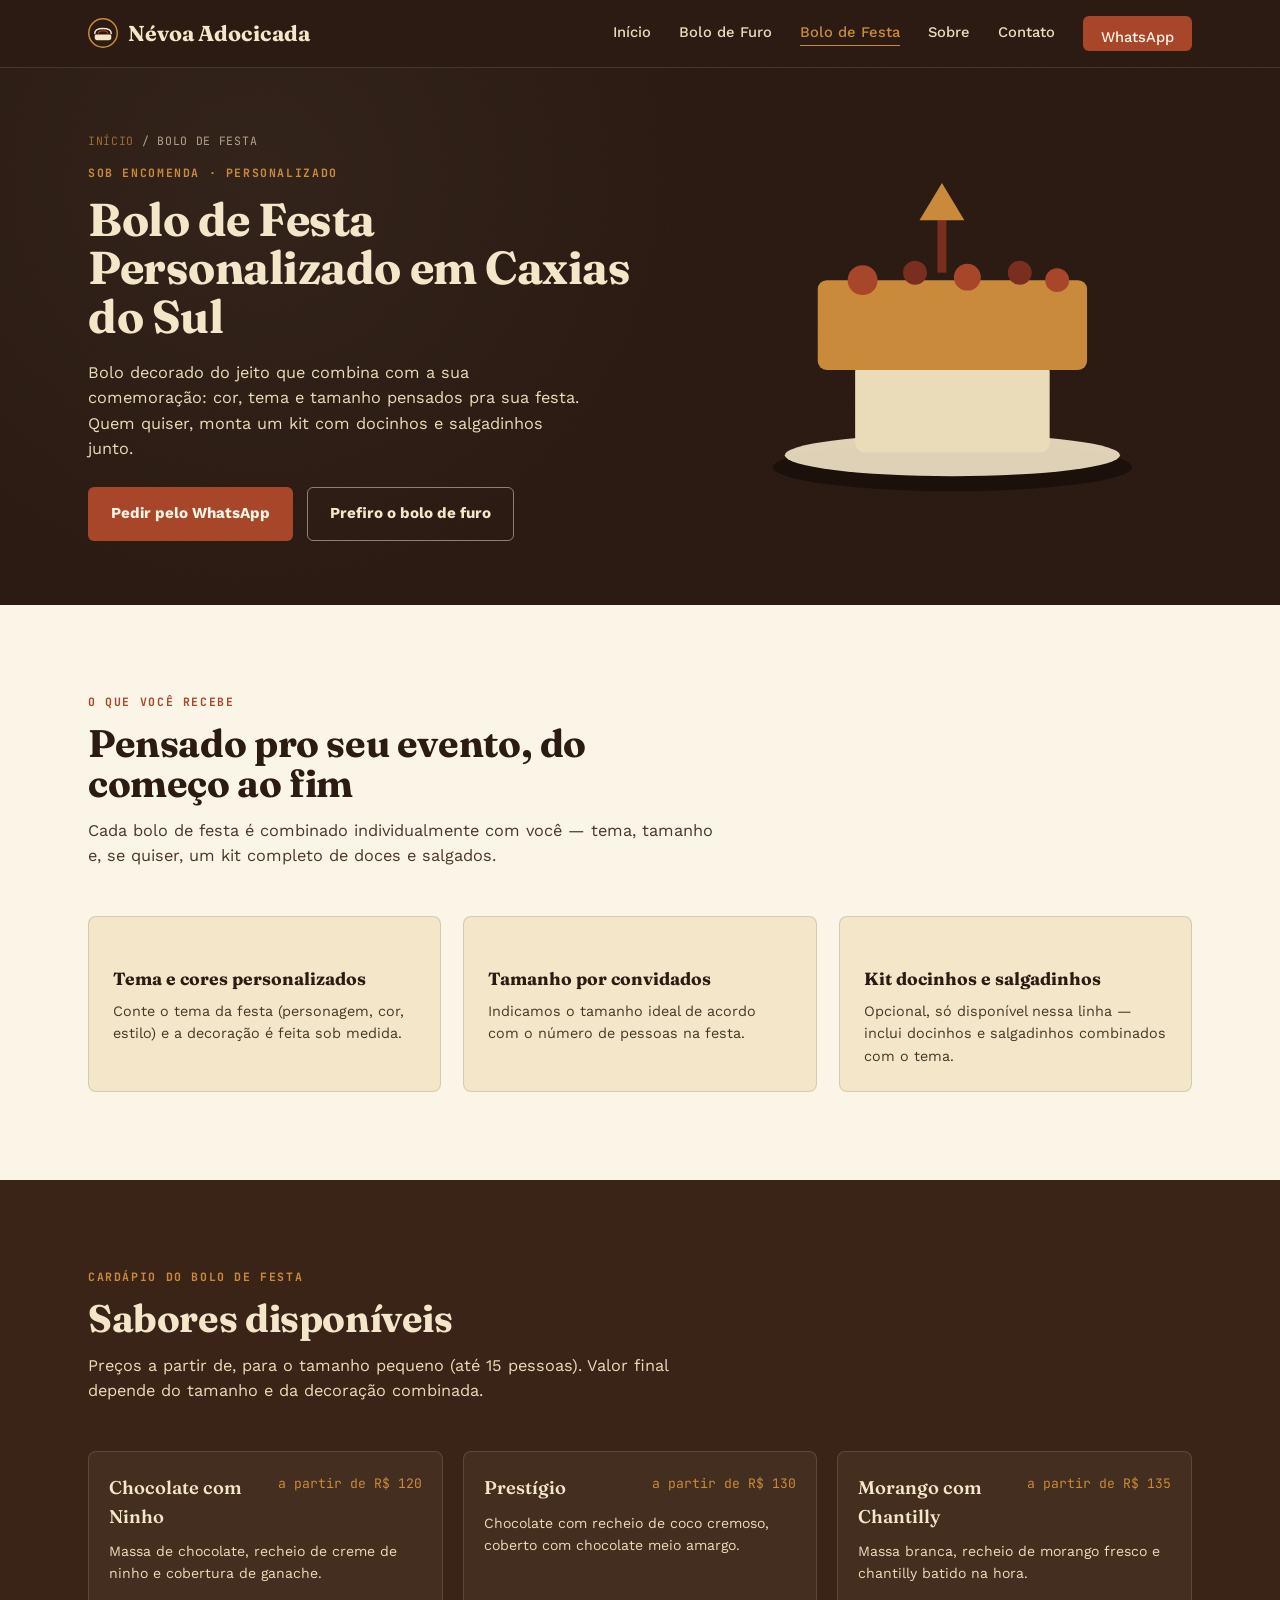
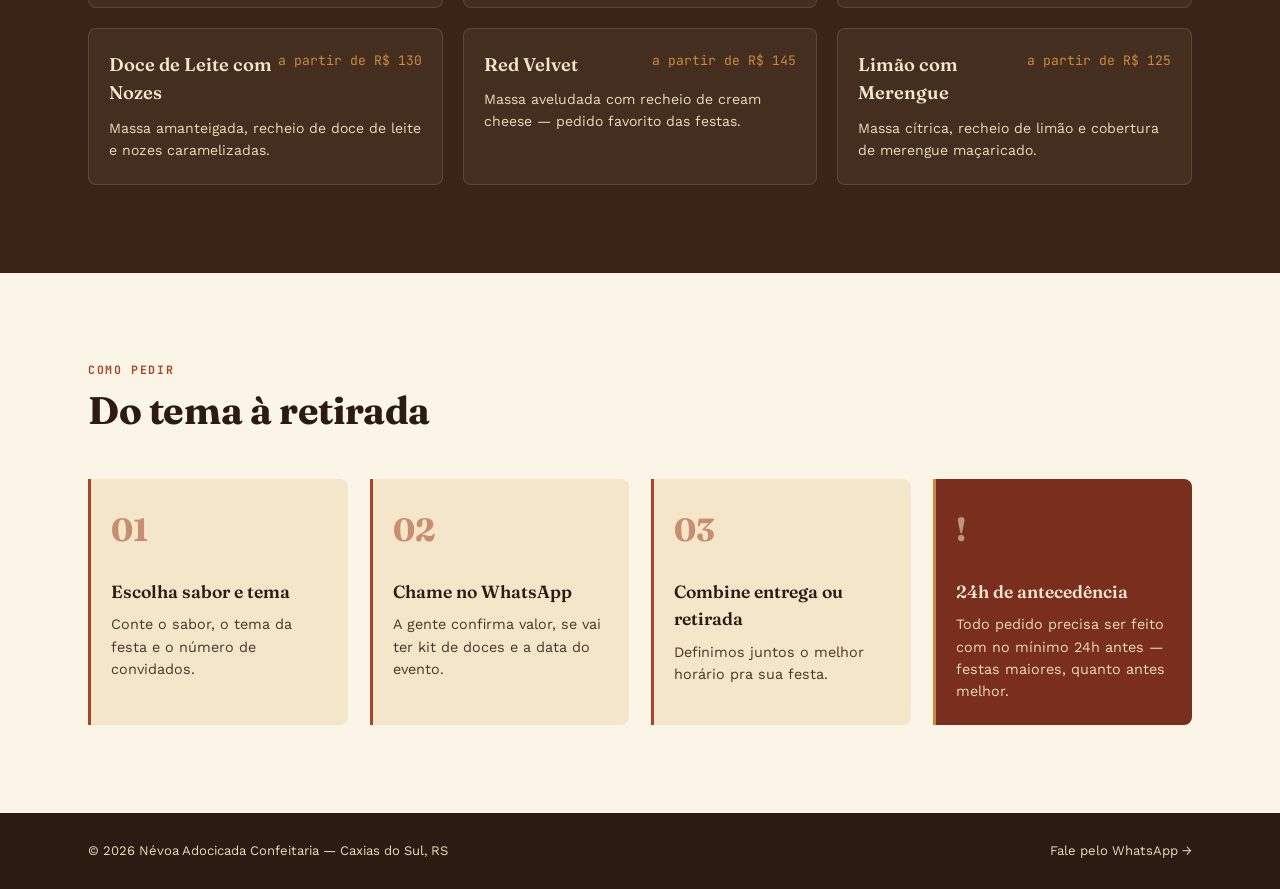
<file: névoa-adocicada-site/bolo-de-festa.html>
<!DOCTYPE html>
<html lang="pt-BR">
<head>
<meta charset="UTF-8">
<meta name="viewport" content="width=device-width, initial-scale=1.0">
<title>Bolo de Aniversário e Festa em Caxias do Sul | Névoa Adocicada Confeitaria</title>
<meta name="description" content="Bolo de festa personalizado em Caxias do Sul, com tema e cores da sua comemoração, mais kit de docinhos e salgadinhos opcional. Peça com 24h de antecedência.">
<meta name="keywords" content="bolo de aniversário Caxias do Sul, bolo de festa Caxias do Sul, bolo decorado infantil, encomenda de bolo Caxias do Sul, kit festa doces e salgados">
<link rel="preconnect" href="https://fonts.googleapis.com">
<link rel="preconnect" href="https://fonts.gstatic.com" crossorigin>
<link href="https://fonts.googleapis.com/css2?family=Fraunces:opsz,wght@9..144,400;9..144,600;9..144,700;9..144,900&family=Work+Sans:wght@400;500;600;700&family=JetBrains+Mono:wght@500;700&display=swap" rel="stylesheet">
<link rel="stylesheet" href="css/style.css">
</head>
<body>

<header>
  <div class="navbar">
    <a href="index.html" class="logo">
      <svg class="logo-mark" viewBox="0 0 40 40" fill="none" xmlns="http://www.w3.org/2000/svg" aria-hidden="true">
        <circle cx="20" cy="20" r="19" stroke="#C98B3B" stroke-width="2"/>
        <path d="M9 24c0-1.5 1-2 2-2h18c1 0 2 0.5 2 2v3c0 1.5-1.5 2.5-3 2.5H12c-1.5 0-3-1-3-2.5v-3z" fill="#F3E6C9"/>
        <path d="M9 20.5c0-3.5 3-6.5 11-6.5s11 3 11 6.5" stroke="#F3E6C9" stroke-width="2" stroke-linecap="round"/>
        <path d="M14 20c0-2 2.5-3 6-3s6 1 6 3" stroke="#A8462A" stroke-width="1.6" stroke-linecap="round"/>
      </svg>
      Névoa Adocicada
    </a>
    <button class="burger" id="burgerBtn" aria-expanded="false" aria-controls="navLinks">MENU</button>
    <nav class="links" id="navLinks">
      <a href="index.html">Início</a>
      <a href="bolo-de-furo.html">Bolo de Furo</a>
      <a href="bolo-de-festa.html">Bolo de Festa</a>
      <a href="sobre.html">Sobre</a>
      <a href="contato.html">Contato</a>
      <a href="https://wa.me/5554993289993" class="nav-cta" target="_blank" rel="noopener">WhatsApp</a>
    </nav>
  </div>
</header>

<main>

  <!-- ===== PAGE HERO ===== -->
  <section class="page-hero">
    <div class="grain" aria-hidden="true"></div>
    <div class="wrap">
      <div>
        <div class="breadcrumb"><a href="index.html">Início</a> / Bolo de Festa</div>
        <span class="eyebrow">Sob encomenda · Personalizado</span>
        <h1>Bolo de Festa Personalizado em Caxias do Sul</h1>
        <p class="lead">Bolo decorado do jeito que combina com a sua comemoração: cor, tema e tamanho pensados pra sua festa. Quem quiser, monta um kit com docinhos e salgadinhos junto.</p>
        <div class="hero-ctas" style="margin-top:26px;">
          <a href="https://wa.me/5554993289993" class="btn btn-primary" target="_blank" rel="noopener">Pedir pelo WhatsApp</a>
          <a href="bolo-de-furo.html" class="btn btn-outline">Prefiro o bolo de furo</a>
        </div>
      </div>
      <div class="page-hero-visual">
        <svg viewBox="0 0 320 260" xmlns="http://www.w3.org/2000/svg" role="img" aria-labelledby="festaTitle">
          <title id="festaTitle">Ilustração de bolo de festa decorado com topper</title>
          <ellipse cx="160" cy="220" rx="120" ry="16" fill="#1c110a"/>
          <ellipse cx="160" cy="212" rx="112" ry="14" fill="#F3E6C9" opacity="0.9"/>
          <rect x="95" y="150" width="130" height="60" rx="6" fill="#EADCB9"/>
          <rect x="70" y="95" width="180" height="60" rx="6" fill="#C98B3B"/>
          <circle cx="100" cy="95" r="10" fill="#A8462A"/>
          <circle cx="135" cy="90" r="8" fill="#7A2E1D"/>
          <circle cx="170" cy="93" r="9" fill="#A8462A"/>
          <circle cx="205" cy="90" r="8" fill="#7A2E1D"/>
          <circle cx="230" cy="95" r="8" fill="#A8462A"/>
          <rect x="150" y="55" width="6" height="35" fill="#7A2E1D"/>
          <path d="M138 55 L153 30 L168 55 Z" fill="#C98B3B"/>
        </svg>
      </div>
    </div>
  </section>

  <!-- ===== O QUE INCLUI ===== -->
  <section class="lines">
    <div class="wrap">
      <div class="section-head">
        <span class="eyebrow">O que você recebe</span>
        <h2>Pensado pro seu evento, do começo ao fim</h2>
        <p>Cada bolo de festa é combinado individualmente com você — tema, tamanho e, se quiser, um kit completo de doces e salgados.</p>
      </div>
      <div class="info-grid">
        <div class="info-card">
          <h4>Tema e cores personalizados</h4>
          <p>Conte o tema da festa (personagem, cor, estilo) e a decoração é feita sob medida.</p>
        </div>
        <div class="info-card">
          <h4>Tamanho por convidados</h4>
          <p>Indicamos o tamanho ideal de acordo com o número de pessoas na festa.</p>
        </div>
        <div class="info-card">
          <h4>Kit docinhos e salgadinhos</h4>
          <p>Opcional, só disponível nessa linha — inclui docinhos e salgadinhos combinados com o tema.</p>
        </div>
      </div>
    </div>
  </section>

  <!-- ===== SABORES ===== -->
  <section class="flavors">
    <div class="wrap">
      <div class="section-head on-dark">
        <span class="eyebrow">Cardápio do bolo de festa</span>
        <h2>Sabores disponíveis</h2>
        <p>Preços a partir de, para o tamanho pequeno (até 15 pessoas). Valor final depende do tamanho e da decoração combinada.</p>
      </div>
      <div class="flavor-grid">
        <div class="flavor-card">
          <div class="flavor-top"><h4>Chocolate com Ninho</h4><span class="flavor-price">a partir de R$ 120</span></div>
          <p>Massa de chocolate, recheio de creme de ninho e cobertura de ganache.</p>
        </div>
        <div class="flavor-card">
          <div class="flavor-top"><h4>Prestígio</h4><span class="flavor-price">a partir de R$ 130</span></div>
          <p>Chocolate com recheio de coco cremoso, coberto com chocolate meio amargo.</p>
        </div>
        <div class="flavor-card">
          <div class="flavor-top"><h4>Morango com Chantilly</h4><span class="flavor-price">a partir de R$ 135</span></div>
          <p>Massa branca, recheio de morango fresco e chantilly batido na hora.</p>
        </div>
        <div class="flavor-card">
          <div class="flavor-top"><h4>Doce de Leite com Nozes</h4><span class="flavor-price">a partir de R$ 130</span></div>
          <p>Massa amanteigada, recheio de doce de leite e nozes caramelizadas.</p>
        </div>
        <div class="flavor-card">
          <div class="flavor-top"><h4>Red Velvet</h4><span class="flavor-price">a partir de R$ 145</span></div>
          <p>Massa aveludada com recheio de cream cheese — pedido favorito das festas.</p>
        </div>
        <div class="flavor-card">
          <div class="flavor-top"><h4>Limão com Merengue</h4><span class="flavor-price">a partir de R$ 125</span></div>
          <p>Massa cítrica, recheio de limão e cobertura de merengue maçaricado.</p>
        </div>
      </div>
    </div>
  </section>

  <!-- ===== COMO PEDIR ===== -->
  <section class="steps-section">
    <div class="wrap">
      <div class="section-head">
        <span class="eyebrow">Como pedir</span>
        <h2>Do tema à retirada</h2>
      </div>
      <div class="steps">
        <div class="step">
          <span class="step-num">01</span>
          <h4>Escolha sabor e tema</h4>
          <p>Conte o sabor, o tema da festa e o número de convidados.</p>
        </div>
        <div class="step">
          <span class="step-num">02</span>
          <h4>Chame no WhatsApp</h4>
          <p>A gente confirma valor, se vai ter kit de doces e a data do evento.</p>
        </div>
        <div class="step">
          <span class="step-num">03</span>
          <h4>Combine entrega ou retirada</h4>
          <p>Definimos juntos o melhor horário pra sua festa.</p>
        </div>
        <div class="step warn">
          <span class="step-num">!</span>
          <h4>24h de antecedência</h4>
          <p>Todo pedido precisa ser feito com no mínimo 24h antes — festas maiores, quanto antes melhor.</p>
        </div>
      </div>
    </div>
  </section>

</main>

<footer>
  <div class="wrap">
    <span>© 2026 Névoa Adocicada Confeitaria — Caxias do Sul, RS</span>
    <a href="https://wa.me/5554993289993" target="_blank" rel="noopener">Fale pelo WhatsApp →</a>
  </div>
</footer>

<script src="js/main.js"></script>
</body>
</html>
</file>
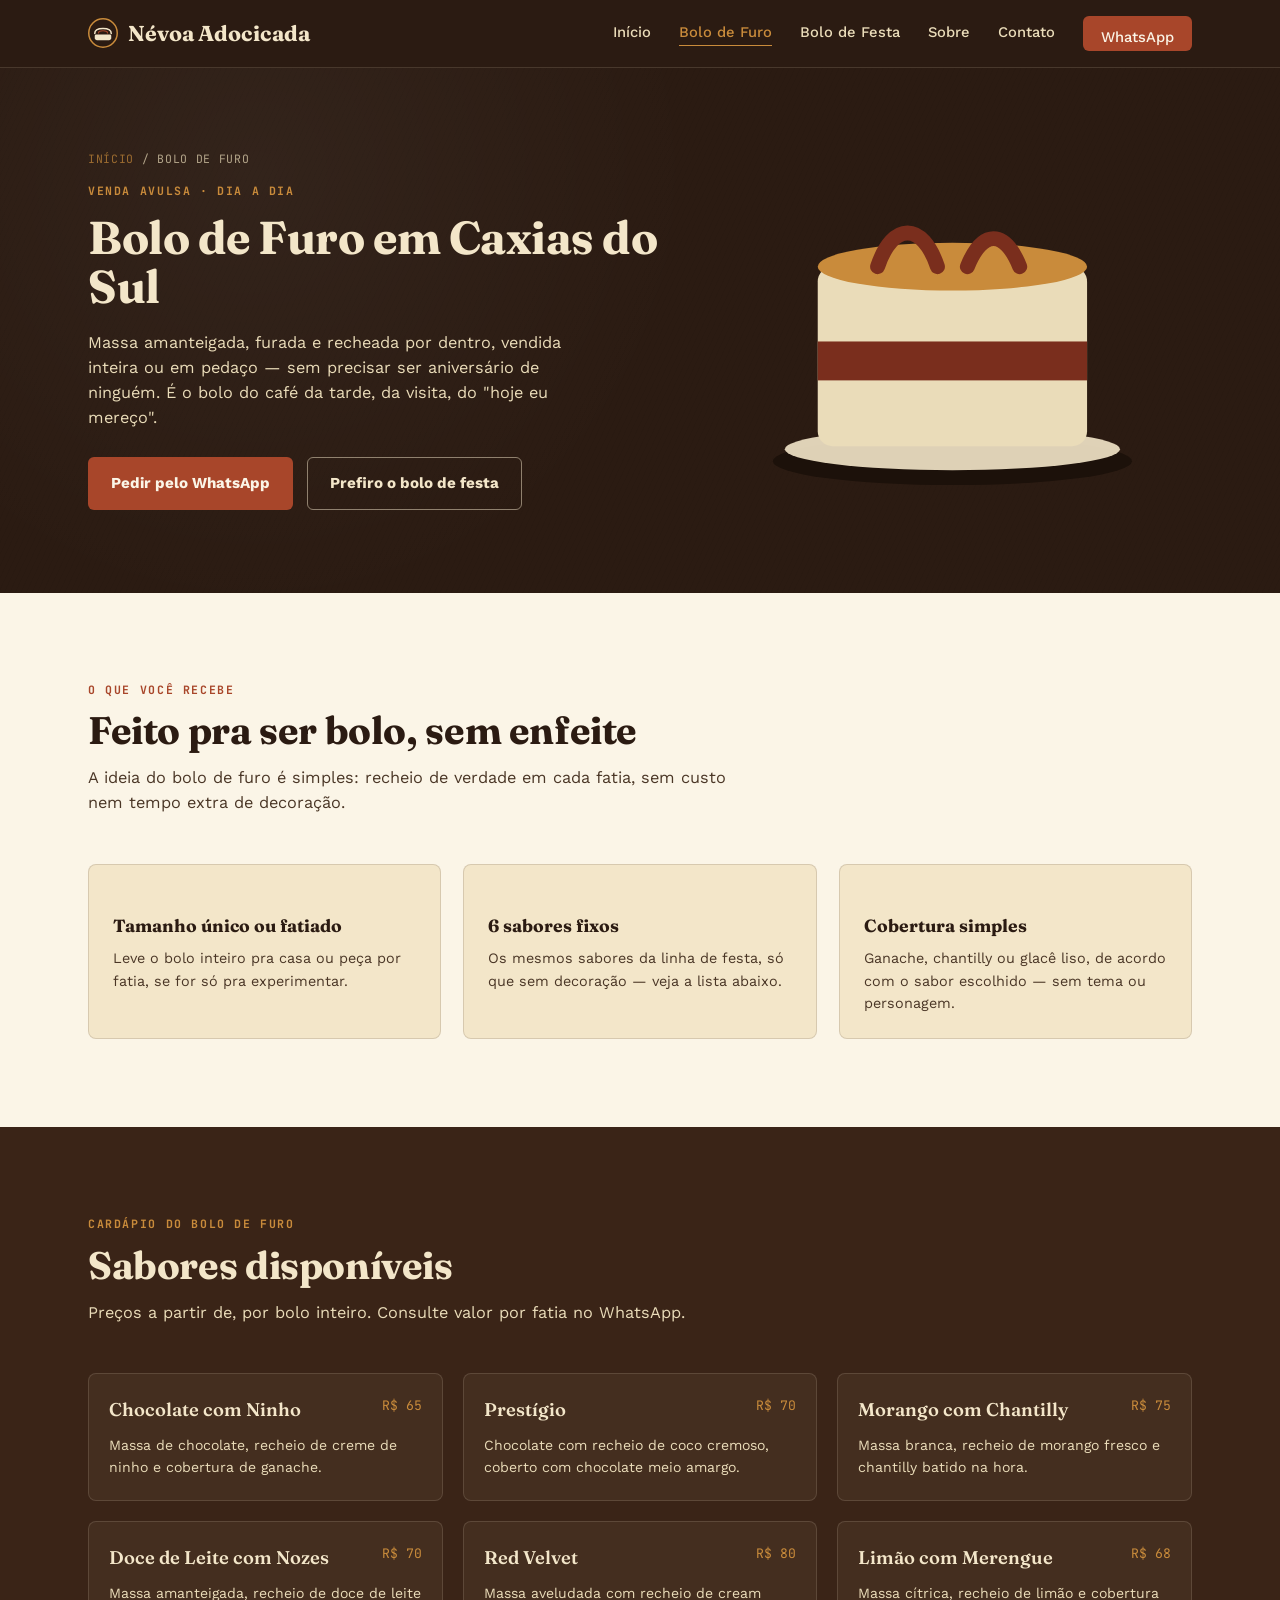
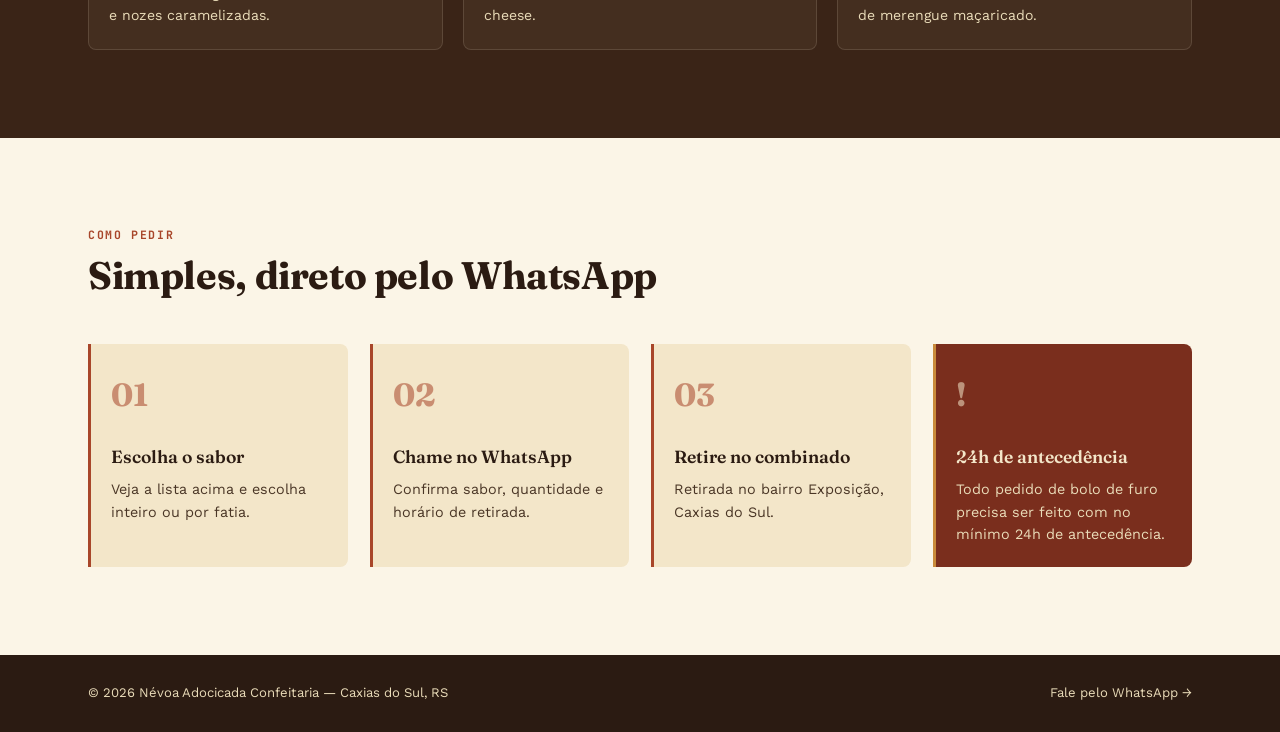
<file: névoa-adocicada-site/bolo-de-furo.html>
<!DOCTYPE html>
<html lang="pt-BR">
<head>
<meta charset="UTF-8">
<meta name="viewport" content="width=device-width, initial-scale=1.0">
<title>Bolo de Furo em Caxias do Sul | Névoa Adocicada Confeitaria</title>
<meta name="description" content="Bolo de furo artesanal para venda avulsa em Caxias do Sul: massa amanteigada, recheio generoso, pronto pra qualquer dia. Peça com 24h de antecedência.">
<meta name="keywords" content="bolo de furo Caxias do Sul, bolo recheado, bolo caseiro Caxias do Sul, confeitaria Caxias do Sul">
<link rel="preconnect" href="https://fonts.googleapis.com">
<link rel="preconnect" href="https://fonts.gstatic.com" crossorigin>
<link href="https://fonts.googleapis.com/css2?family=Fraunces:opsz,wght@9..144,400;9..144,600;9..144,700;9..144,900&family=Work+Sans:wght@400;500;600;700&family=JetBrains+Mono:wght@500;700&display=swap" rel="stylesheet">
<link rel="stylesheet" href="css/style.css">
</head>
<body>

<header>
  <div class="navbar">
    <a href="index.html" class="logo">
      <svg class="logo-mark" viewBox="0 0 40 40" fill="none" xmlns="http://www.w3.org/2000/svg" aria-hidden="true">
        <circle cx="20" cy="20" r="19" stroke="#C98B3B" stroke-width="2"/>
        <path d="M9 24c0-1.5 1-2 2-2h18c1 0 2 0.5 2 2v3c0 1.5-1.5 2.5-3 2.5H12c-1.5 0-3-1-3-2.5v-3z" fill="#F3E6C9"/>
        <path d="M9 20.5c0-3.5 3-6.5 11-6.5s11 3 11 6.5" stroke="#F3E6C9" stroke-width="2" stroke-linecap="round"/>
        <path d="M14 20c0-2 2.5-3 6-3s6 1 6 3" stroke="#A8462A" stroke-width="1.6" stroke-linecap="round"/>
      </svg>
      Névoa Adocicada
    </a>
    <button class="burger" id="burgerBtn" aria-expanded="false" aria-controls="navLinks">MENU</button>
    <nav class="links" id="navLinks">
      <a href="index.html">Início</a>
      <a href="bolo-de-furo.html">Bolo de Furo</a>
      <a href="bolo-de-festa.html">Bolo de Festa</a>
      <a href="sobre.html">Sobre</a>
      <a href="contato.html">Contato</a>
      <a href="https://wa.me/5554993289993" class="nav-cta" target="_blank" rel="noopener">WhatsApp</a>
    </nav>
  </div>
</header>

<main>

  <!-- ===== PAGE HERO ===== -->
  <section class="page-hero">
    <div class="grain" aria-hidden="true"></div>
    <div class="wrap">
      <div>
        <div class="breadcrumb"><a href="index.html">Início</a> / Bolo de Furo</div>
        <span class="eyebrow">Venda avulsa · Dia a dia</span>
        <h1>Bolo de Furo em Caxias do Sul</h1>
        <p class="lead">Massa amanteigada, furada e recheada por dentro, vendida inteira ou em pedaço — sem precisar ser aniversário de ninguém. É o bolo do café da tarde, da visita, do "hoje eu mereço".</p>
        <div class="hero-ctas" style="margin-top:26px;">
          <a href="https://wa.me/5554993289993" class="btn btn-primary" target="_blank" rel="noopener">Pedir pelo WhatsApp</a>
          <a href="bolo-de-festa.html" class="btn btn-outline">Prefiro o bolo de festa</a>
        </div>
      </div>
      <div class="page-hero-visual">
        <svg viewBox="0 0 320 260" xmlns="http://www.w3.org/2000/svg" role="img" aria-labelledby="furoTitle">
          <title id="furoTitle">Ilustração de bolo de furo fatiado mostrando o recheio</title>
          <ellipse cx="160" cy="220" rx="120" ry="16" fill="#1c110a"/>
          <ellipse cx="160" cy="212" rx="112" ry="14" fill="#F3E6C9" opacity="0.9"/>
          <rect x="70" y="90" width="180" height="120" rx="10" fill="#EADCB9"/>
          <rect x="70" y="140" width="180" height="26" fill="#7A2E1D"/>
          <ellipse cx="160" cy="90" rx="90" ry="16" fill="#C98B3B"/>
          <path d="M110 90 C120 60, 140 60, 150 90" stroke="#7A2E1D" stroke-width="10" fill="none" stroke-linecap="round"/>
          <path d="M170 90 C180 65, 195 65, 205 90" stroke="#7A2E1D" stroke-width="10" fill="none" stroke-linecap="round"/>
        </svg>
      </div>
    </div>
  </section>

  <!-- ===== O QUE INCLUI ===== -->
  <section class="lines">
    <div class="wrap">
      <div class="section-head">
        <span class="eyebrow">O que você recebe</span>
        <h2>Feito pra ser bolo, sem enfeite</h2>
        <p>A ideia do bolo de furo é simples: recheio de verdade em cada fatia, sem custo nem tempo extra de decoração.</p>
      </div>
      <div class="info-grid">
        <div class="info-card">
          <h4>Tamanho único ou fatiado</h4>
          <p>Leve o bolo inteiro pra casa ou peça por fatia, se for só pra experimentar.</p>
        </div>
        <div class="info-card">
          <h4>6 sabores fixos</h4>
          <p>Os mesmos sabores da linha de festa, só que sem decoração — veja a lista abaixo.</p>
        </div>
        <div class="info-card">
          <h4>Cobertura simples</h4>
          <p>Ganache, chantilly ou glacê liso, de acordo com o sabor escolhido — sem tema ou personagem.</p>
        </div>
      </div>
    </div>
  </section>

  <!-- ===== SABORES ===== -->
  <section class="flavors">
    <div class="wrap">
      <div class="section-head on-dark">
        <span class="eyebrow">Cardápio do bolo de furo</span>
        <h2>Sabores disponíveis</h2>
        <p>Preços a partir de, por bolo inteiro. Consulte valor por fatia no WhatsApp.</p>
      </div>
      <div class="flavor-grid">
        <div class="flavor-card">
          <div class="flavor-top"><h4>Chocolate com Ninho</h4><span class="flavor-price">R$ 65</span></div>
          <p>Massa de chocolate, recheio de creme de ninho e cobertura de ganache.</p>
        </div>
        <div class="flavor-card">
          <div class="flavor-top"><h4>Prestígio</h4><span class="flavor-price">R$ 70</span></div>
          <p>Chocolate com recheio de coco cremoso, coberto com chocolate meio amargo.</p>
        </div>
        <div class="flavor-card">
          <div class="flavor-top"><h4>Morango com Chantilly</h4><span class="flavor-price">R$ 75</span></div>
          <p>Massa branca, recheio de morango fresco e chantilly batido na hora.</p>
        </div>
        <div class="flavor-card">
          <div class="flavor-top"><h4>Doce de Leite com Nozes</h4><span class="flavor-price">R$ 70</span></div>
          <p>Massa amanteigada, recheio de doce de leite e nozes caramelizadas.</p>
        </div>
        <div class="flavor-card">
          <div class="flavor-top"><h4>Red Velvet</h4><span class="flavor-price">R$ 80</span></div>
          <p>Massa aveludada com recheio de cream cheese.</p>
        </div>
        <div class="flavor-card">
          <div class="flavor-top"><h4>Limão com Merengue</h4><span class="flavor-price">R$ 68</span></div>
          <p>Massa cítrica, recheio de limão e cobertura de merengue maçaricado.</p>
        </div>
      </div>
    </div>
  </section>

  <!-- ===== COMO PEDIR ===== -->
  <section class="steps-section">
    <div class="wrap">
      <div class="section-head">
        <span class="eyebrow">Como pedir</span>
        <h2>Simples, direto pelo WhatsApp</h2>
      </div>
      <div class="steps">
        <div class="step">
          <span class="step-num">01</span>
          <h4>Escolha o sabor</h4>
          <p>Veja a lista acima e escolha inteiro ou por fatia.</p>
        </div>
        <div class="step">
          <span class="step-num">02</span>
          <h4>Chame no WhatsApp</h4>
          <p>Confirma sabor, quantidade e horário de retirada.</p>
        </div>
        <div class="step">
          <span class="step-num">03</span>
          <h4>Retire no combinado</h4>
          <p>Retirada no bairro Exposição, Caxias do Sul.</p>
        </div>
        <div class="step warn">
          <span class="step-num">!</span>
          <h4>24h de antecedência</h4>
          <p>Todo pedido de bolo de furo precisa ser feito com no mínimo 24h de antecedência.</p>
        </div>
      </div>
    </div>
  </section>

</main>

<footer>
  <div class="wrap">
    <span>© 2026 Névoa Adocicada Confeitaria — Caxias do Sul, RS</span>
    <a href="https://wa.me/5554993289993" target="_blank" rel="noopener">Fale pelo WhatsApp →</a>
  </div>
</footer>

<script src="js/main.js"></script>
</body>
</html>
</file>
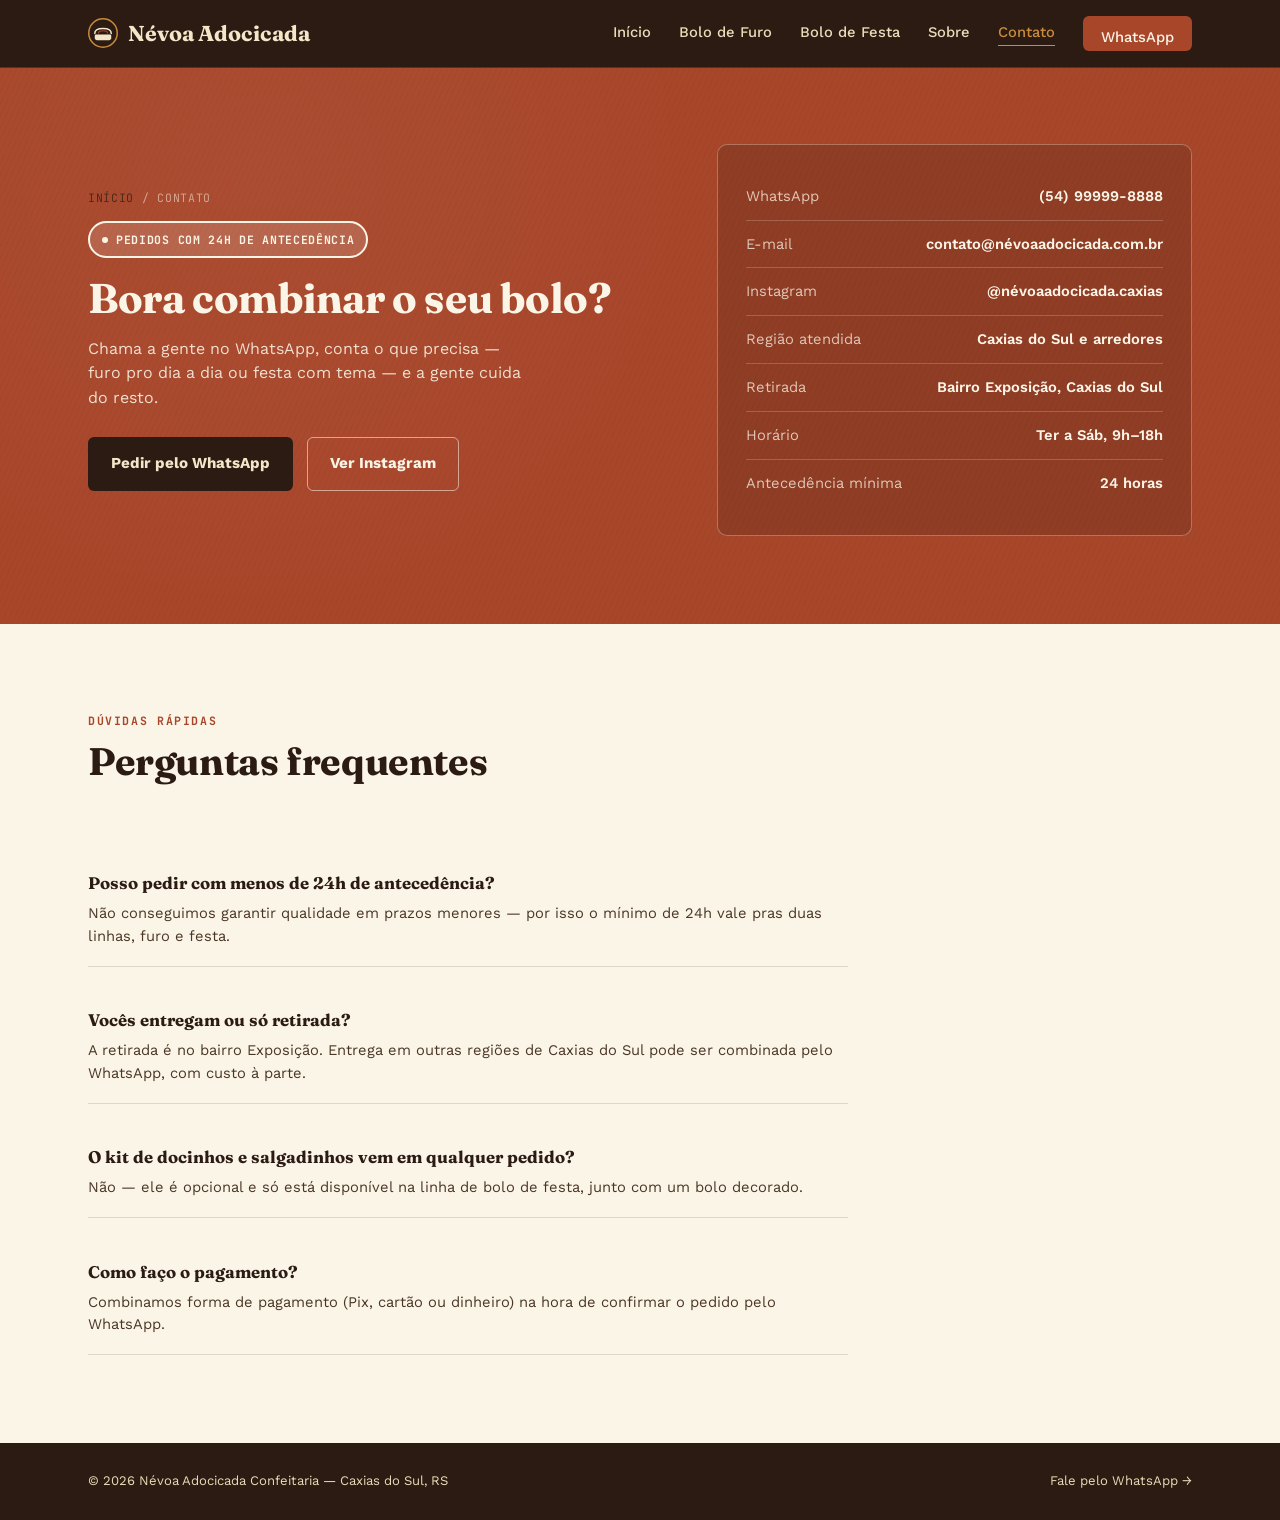
<file: névoa-adocicada-site/contato.html>
<!DOCTYPE html>
<html lang="pt-BR">
<head>
<meta charset="UTF-8">
<meta name="viewport" content="width=device-width, initial-scale=1.0">
<title>Contato | Névoa Adocicada Confeitaria - Caxias do Sul</title>
<meta name="description" content="Fale com a Névoa Adocicada Confeitaria pelo WhatsApp ou Instagram. Atendemos Caxias do Sul e arredores. Pedidos com no mínimo 24h de antecedência.">
<meta name="keywords" content="contato confeitaria Caxias do Sul, WhatsApp bolo Caxias do Sul, encomendar bolo Caxias do Sul">
<link rel="preconnect" href="https://fonts.googleapis.com">
<link rel="preconnect" href="https://fonts.gstatic.com" crossorigin>
<link href="https://fonts.googleapis.com/css2?family=Fraunces:opsz,wght@9..144,400;9..144,600;9..144,700;9..144,900&family=Work+Sans:wght@400;500;600;700&family=JetBrains+Mono:wght@500;700&display=swap" rel="stylesheet">
<link rel="stylesheet" href="css/style.css">
</head>
<body>

<header>
  <div class="navbar">
    <a href="index.html" class="logo">
      <svg class="logo-mark" viewBox="0 0 40 40" fill="none" xmlns="http://www.w3.org/2000/svg" aria-hidden="true">
        <circle cx="20" cy="20" r="19" stroke="#C98B3B" stroke-width="2"/>
        <path d="M9 24c0-1.5 1-2 2-2h18c1 0 2 0.5 2 2v3c0 1.5-1.5 2.5-3 2.5H12c-1.5 0-3-1-3-2.5v-3z" fill="#F3E6C9"/>
        <path d="M9 20.5c0-3.5 3-6.5 11-6.5s11 3 11 6.5" stroke="#F3E6C9" stroke-width="2" stroke-linecap="round"/>
        <path d="M14 20c0-2 2.5-3 6-3s6 1 6 3" stroke="#A8462A" stroke-width="1.6" stroke-linecap="round"/>
      </svg>
      Névoa Adocicada
    </a>
    <button class="burger" id="burgerBtn" aria-expanded="false" aria-controls="navLinks">MENU</button>
    <nav class="links" id="navLinks">
      <a href="index.html">Início</a>
      <a href="bolo-de-furo.html">Bolo de Furo</a>
      <a href="bolo-de-festa.html">Bolo de Festa</a>
      <a href="sobre.html">Sobre</a>
      <a href="contato.html">Contato</a>
      <a href="https://wa.me/5554993289993" class="nav-cta" target="_blank" rel="noopener">WhatsApp</a>
    </nav>
  </div>
</header>

<main>

  <!-- ===== CONTATO ===== -->
  <section class="contact" style="padding-top:76px;">
    <div class="grain" aria-hidden="true"></div>
    <div class="wrap">
      <div>
        <div class="breadcrumb" style="color:rgba(251,245,231,0.75);"><a href="index.html" style="color:var(--bg-dark);">Início</a> / Contato</div>
        <span class="badge-24 on-dark"><span class="dot"></span>Pedidos com 24h de antecedência</span>
        <h2 style="margin-top:18px;">Bora combinar o seu bolo?</h2>
        <p class="lead">Chama a gente no WhatsApp, conta o que precisa — furo pro dia a dia ou festa com tema — e a gente cuida do resto.</p>
        <div class="hero-ctas">
          <a href="https://wa.me/5554993289993" class="btn btn-primary" target="_blank" rel="noopener">Pedir pelo WhatsApp</a>
          <a href="https://instagram.com/névoaadocicada.caxias" class="btn btn-outline" target="_blank" rel="noopener">Ver Instagram</a>
        </div>
      </div>
      <div class="contact-card">
        <div class="contact-row"><span>WhatsApp</span><span>(54) 99999-8888</span></div>
        <div class="contact-row"><span>E-mail</span><span>contato@névoaadocicada.com.br</span></div>
        <div class="contact-row"><span>Instagram</span><span>@névoaadocicada.caxias</span></div>
        <div class="contact-row"><span>Região atendida</span><span>Caxias do Sul e arredores</span></div>
        <div class="contact-row"><span>Retirada</span><span>Bairro Exposição, Caxias do Sul</span></div>
        <div class="contact-row"><span>Horário</span><span>Ter a Sáb, 9h–18h</span></div>
        <div class="contact-row"><span>Antecedência mínima</span><span>24 horas</span></div>
      </div>
    </div>
  </section>

  <!-- ===== FAQ ===== -->
  <section class="lines">
    <div class="wrap">
      <div class="section-head">
        <span class="eyebrow">Dúvidas rápidas</span>
        <h2>Perguntas frequentes</h2>
      </div>
      <div class="faq-list">
        <div class="faq-item">
          <h4>Posso pedir com menos de 24h de antecedência?</h4>
          <p>Não conseguimos garantir qualidade em prazos menores — por isso o mínimo de 24h vale pras duas linhas, furo e festa.</p>
        </div>
        <div class="faq-item">
          <h4>Vocês entregam ou só retirada?</h4>
          <p>A retirada é no bairro Exposição. Entrega em outras regiões de Caxias do Sul pode ser combinada pelo WhatsApp, com custo à parte.</p>
        </div>
        <div class="faq-item">
          <h4>O kit de docinhos e salgadinhos vem em qualquer pedido?</h4>
          <p>Não — ele é opcional e só está disponível na linha de bolo de festa, junto com um bolo decorado.</p>
        </div>
        <div class="faq-item">
          <h4>Como faço o pagamento?</h4>
          <p>Combinamos forma de pagamento (Pix, cartão ou dinheiro) na hora de confirmar o pedido pelo WhatsApp.</p>
        </div>
      </div>
    </div>
  </section>

</main>

<footer>
  <div class="wrap">
    <span>© 2026 Névoa Adocicada Confeitaria — Caxias do Sul, RS</span>
    <a href="https://wa.me/5554993289993" target="_blank" rel="noopener">Fale pelo WhatsApp →</a>
  </div>
</footer>

<script src="js/main.js"></script>
</body>
</html>
</file>
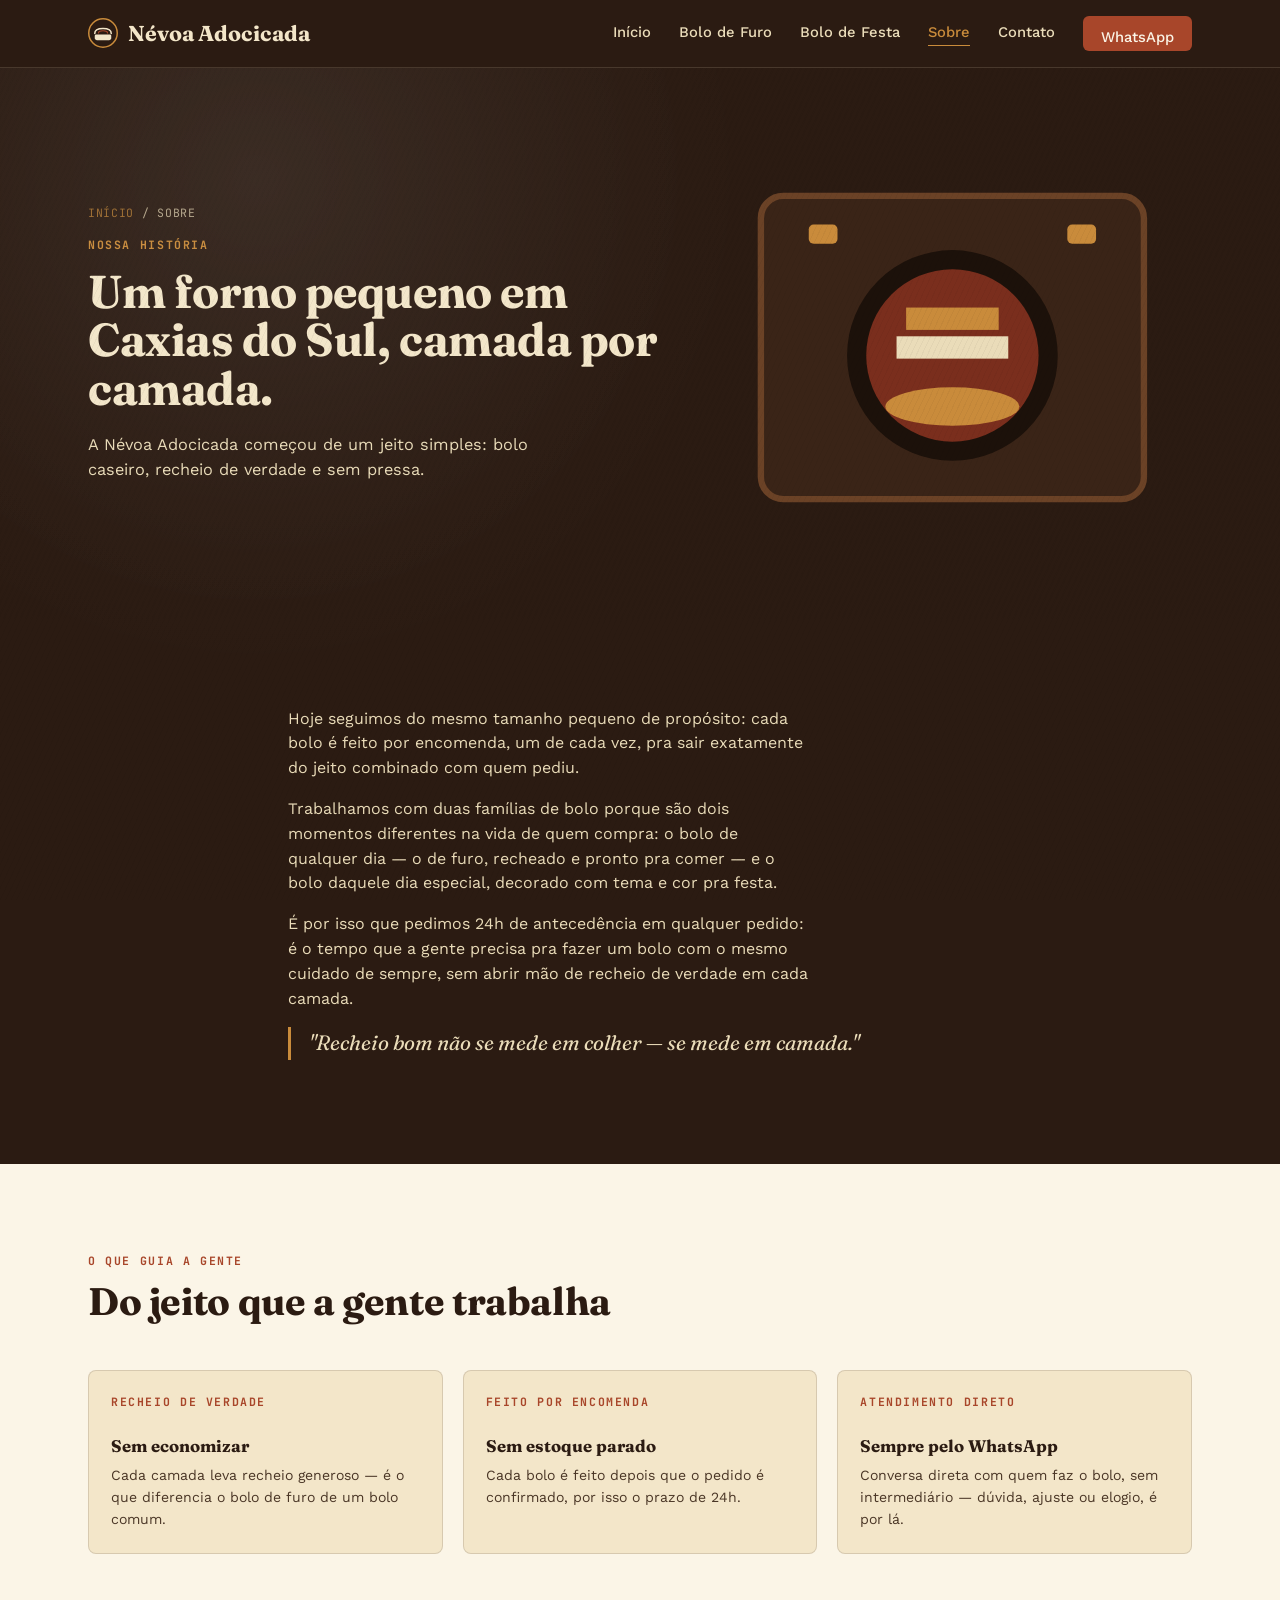
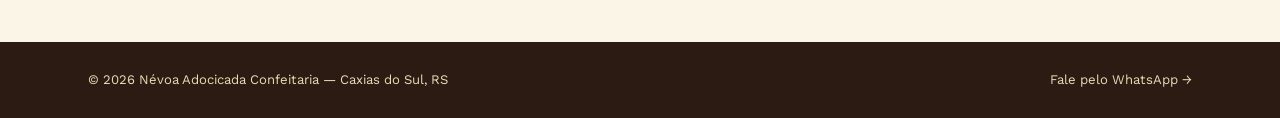
<file: névoa-adocicada-site/sobre.html>
<!DOCTYPE html>
<html lang="pt-BR">
<head>
<meta charset="UTF-8">
<meta name="viewport" content="width=device-width, initial-scale=1.0">
<title>Sobre a Névoa Adocicada | Confeitaria em Caxias do Sul</title>
<meta name="description" content="Conheça a história da Névoa Adocicada Confeitaria, negócio artesanal de Caxias do Sul especializado em bolo de furo e bolo de festa personalizado.">
<meta name="keywords" content="confeitaria artesanal Caxias do Sul, história confeitaria, bolo caseiro Caxias do Sul">
<link rel="preconnect" href="https://fonts.googleapis.com">
<link rel="preconnect" href="https://fonts.gstatic.com" crossorigin>
<link href="https://fonts.googleapis.com/css2?family=Fraunces:opsz,wght@9..144,400;9..144,600;9..144,700;9..144,900&family=Work+Sans:wght@400;500;600;700&family=JetBrains+Mono:wght@500;700&display=swap" rel="stylesheet">
<link rel="stylesheet" href="css/style.css">
</head>
<body>

<header>
  <div class="navbar">
    <a href="index.html" class="logo">
      <svg class="logo-mark" viewBox="0 0 40 40" fill="none" xmlns="http://www.w3.org/2000/svg" aria-hidden="true">
        <circle cx="20" cy="20" r="19" stroke="#C98B3B" stroke-width="2"/>
        <path d="M9 24c0-1.5 1-2 2-2h18c1 0 2 0.5 2 2v3c0 1.5-1.5 2.5-3 2.5H12c-1.5 0-3-1-3-2.5v-3z" fill="#F3E6C9"/>
        <path d="M9 20.5c0-3.5 3-6.5 11-6.5s11 3 11 6.5" stroke="#F3E6C9" stroke-width="2" stroke-linecap="round"/>
        <path d="M14 20c0-2 2.5-3 6-3s6 1 6 3" stroke="#A8462A" stroke-width="1.6" stroke-linecap="round"/>
      </svg>
      Névoa Adocicada
    </a>
    <button class="burger" id="burgerBtn" aria-expanded="false" aria-controls="navLinks">MENU</button>
    <nav class="links" id="navLinks">
      <a href="index.html">Início</a>
      <a href="bolo-de-furo.html">Bolo de Furo</a>
      <a href="bolo-de-festa.html">Bolo de Festa</a>
      <a href="sobre.html">Sobre</a>
      <a href="contato.html">Contato</a>
      <a href="https://wa.me/5554993289993" class="nav-cta" target="_blank" rel="noopener">WhatsApp</a>
    </nav>
  </div>
</header>

<main>

  <!-- ===== PAGE HERO ===== -->
  <section class="page-hero">
    <div class="grain" aria-hidden="true"></div>
    <div class="wrap">
      <div>
        <div class="breadcrumb"><a href="index.html">Início</a> / Sobre</div>
        <span class="eyebrow">Nossa história</span>
        <h1>Um forno pequeno em Caxias do Sul, camada por camada.</h1>
        <p class="lead">A Névoa Adocicada começou de um jeito simples: bolo caseiro, recheio de verdade e sem pressa.</p>
      </div>
      <div class="page-hero-visual">
        <svg viewBox="0 0 300 260" xmlns="http://www.w3.org/2000/svg" role="img" aria-labelledby="ovenTitle">
          <title id="ovenTitle">Ilustração de forno de madeira com bolo</title>
          <rect x="30" y="40" width="240" height="190" rx="14" fill="#3A2417" stroke="#6B4226" stroke-width="4"/>
          <circle cx="150" cy="140" r="66" fill="#1c110a"/>
          <circle cx="150" cy="140" r="54" fill="#7A2E1D"/>
          <ellipse cx="150" cy="172" rx="42" ry="12" fill="#C98B3B"/>
          <rect x="115" y="128" width="70" height="14" fill="#EADCB9"/>
          <rect x="121" y="110" width="58" height="14" fill="#C98B3B"/>
          <rect x="60" y="58" width="18" height="12" rx="3" fill="#C98B3B"/>
          <rect x="222" y="58" width="18" height="12" rx="3" fill="#C98B3B"/>
        </svg>
      </div>
    </div>
  </section>

  <!-- ===== TEXTO SOBRE ===== -->
  <section class="about">
    <div class="grain" aria-hidden="true"></div>
    <div class="wrap" style="grid-template-columns:1fr; max-width:760px;">
      <div>
        <p>Hoje seguimos do mesmo tamanho pequeno de propósito: cada bolo é feito por encomenda, um de cada vez, pra sair exatamente do jeito combinado com quem pediu.</p>
        <p>Trabalhamos com duas famílias de bolo porque são dois momentos diferentes na vida de quem compra: o bolo de qualquer dia — o de furo, recheado e pronto pra comer — e o bolo daquele dia especial, decorado com tema e cor pra festa.</p>
        <p>É por isso que pedimos 24h de antecedência em qualquer pedido: é o tempo que a gente precisa pra fazer um bolo com o mesmo cuidado de sempre, sem abrir mão de recheio de verdade em cada camada.</p>
        <p class="about-quote">"Recheio bom não se mede em colher — se mede em camada."</p>
      </div>
    </div>
  </section>

  <!-- ===== VALORES ===== -->
  <section class="lines">
    <div class="wrap">
      <div class="section-head">
        <span class="eyebrow">O que guia a gente</span>
        <h2>Do jeito que a gente trabalha</h2>
      </div>
      <div class="values-grid">
        <div class="value-card">
          <span class="eyebrow">Recheio de verdade</span>
          <h4>Sem economizar</h4>
          <p>Cada camada leva recheio generoso — é o que diferencia o bolo de furo de um bolo comum.</p>
        </div>
        <div class="value-card">
          <span class="eyebrow">Feito por encomenda</span>
          <h4>Sem estoque parado</h4>
          <p>Cada bolo é feito depois que o pedido é confirmado, por isso o prazo de 24h.</p>
        </div>
        <div class="value-card">
          <span class="eyebrow">Atendimento direto</span>
          <h4>Sempre pelo WhatsApp</h4>
          <p>Conversa direta com quem faz o bolo, sem intermediário — dúvida, ajuste ou elogio, é por lá.</p>
        </div>
      </div>
    </div>
  </section>

</main>

<footer>
  <div class="wrap">
    <span>© 2026 Névoa Adocicada Confeitaria — Caxias do Sul, RS</span>
    <a href="https://wa.me/5554993289993" target="_blank" rel="noopener">Fale pelo WhatsApp →</a>
  </div>
</footer>

<script src="js/main.js"></script>
</body>
</html>
</file>
<file: css/style.css>
/* ============================================
   Névoa Adocicada CONFEITARIA — FOLHA DE ESTILOS
   Paleta rústica/artesanal: madeira, terracota, caramelo
   ============================================ */

:root{
  --bg-dark:#2B1B12;
  --bg-dark-2:#3A2417;
  --cream:#F3E6C9;
  --cream-2:#EADCB9;
  --wood:#6B4226;
  --wood-light:#8B5A34;
  --terracotta:#A8462A;
  --terracotta-dark:#8A3820;
  --caramel:#C98B3B;
  --filling:#7A2E1D;
  --ink:#2B1B12;
  --paper:#FBF5E7;
  --line: rgba(43,27,18,0.14);
  --shadow: 0 12px 30px rgba(43,27,18,0.18);
  --radius: 6px;
}

*{box-sizing:border-box;}
html{scroll-behavior:smooth;}
body{
  margin:0;
  background:var(--paper);
  color:var(--ink);
  font-family:'Work Sans', sans-serif;
  font-size:16px;
  line-height:1.55;
  -webkit-font-smoothing:antialiased;
}
img{max-width:100%;display:block;}
a{color:inherit;}
h1,h2,h3{
  font-family:'Fraunces', serif;
  font-weight:700;
  line-height:1.06;
  margin:0;
  letter-spacing:-0.01em;
}
.eyebrow{
  font-family:'JetBrains Mono', monospace;
  font-size:0.72rem;
  letter-spacing:0.14em;
  text-transform:uppercase;
  font-weight:700;
}
.wrap{
  max-width:1160px;
  margin:0 auto;
  padding:0 28px;
}
section{padding:88px 0;}
@media (max-width:720px){
  section{padding:56px 0;}
  .wrap{padding:0 20px;}
}

/* texture overlay used on dark sections */
.grain{
  position:absolute; inset:0;
  background-image:
    radial-gradient(circle at 20% 20%, rgba(255,255,255,0.04) 0, transparent 40%),
    repeating-linear-gradient(115deg, rgba(0,0,0,0.035) 0px, rgba(0,0,0,0.035) 1px, transparent 1px, transparent 5px);
  pointer-events:none;
}

/* ===== NAV ===== */
header{
  position:sticky; top:0; z-index:50;
  background:var(--bg-dark);
  color:var(--cream);
  border-bottom:1px solid rgba(243,230,201,0.14);
}
.navbar{
  display:flex; align-items:center; justify-content:space-between;
  padding:16px 28px;
  max-width:1160px; margin:0 auto;
}
.logo{
  font-family:'Fraunces', serif;
  font-weight:700; font-size:1.35rem;
  display:flex; align-items:center; gap:10px;
  text-decoration:none;
  color:var(--cream);
}
.logo-mark{width:30px;height:30px;flex-shrink:0;}
nav.links{display:flex; gap:28px; align-items:center;}
nav.links a{
  text-decoration:none;
  font-size:0.92rem; font-weight:500;
  color:var(--cream-2);
  border-bottom:1px solid transparent;
  padding-bottom:2px;
  transition:border-color .15s ease, color .15s ease;
}
nav.links a:hover, nav.links a:focus-visible{
  color:var(--caramel);
  border-color:var(--caramel);
}
nav.links a.active{
  color:var(--caramel);
  border-color:var(--caramel);
}
.nav-cta{
  background:var(--terracotta);
  color:var(--paper) !important;
  padding:10px 18px;
  border-radius:var(--radius);
  font-weight:700;
  border-bottom:none !important;
}
.nav-cta:hover{background:var(--terracotta-dark) !important;}
.burger{
  display:none;
  background:none;border:1px solid rgba(243,230,201,0.4);
  color:var(--cream);
  padding:8px 10px;border-radius:4px;
  font-family:'JetBrains Mono',monospace;
  cursor:pointer;
}
@media (max-width:860px){
  nav.links{
    position:fixed; inset:60px 0 auto 0;
    background:var(--bg-dark);
    flex-direction:column; align-items:flex-start;
    padding:20px 28px 28px;
    gap:16px;
    border-bottom:1px solid rgba(243,230,201,0.14);
    transform:translateY(-130%);
    transition:transform .25s ease;
  }
  nav.links.open{transform:translateY(0);}
  .burger{display:block;}
}

/* ===== BUTTONS ===== */
.btn{
  display:inline-flex; align-items:center; gap:8px;
  padding:14px 22px;
  border-radius:var(--radius);
  font-weight:700;
  font-size:0.95rem;
  text-decoration:none;
  border:1.5px solid transparent;
  cursor:pointer;
  transition:transform .15s ease, background .15s ease, border-color .15s ease;
}
.btn:hover{transform:translateY(-2px);}
.btn-primary{background:var(--terracotta); color:var(--paper);}
.btn-primary:hover{background:var(--terracotta-dark);}
.btn-outline{border-color:rgba(243,230,201,0.5); color:var(--cream);}
.btn-outline:hover{border-color:var(--caramel); color:var(--caramel);}
.hero-ctas{display:flex; gap:14px; flex-wrap:wrap;}

/* ===== HOME HERO ===== */
.hero{
  position:relative;
  background:var(--bg-dark);
  color:var(--cream);
  overflow:hidden;
  padding:76px 0 0;
}
.hero .wrap{
  display:grid;
  grid-template-columns:1.05fr 0.95fr;
  gap:48px;
  align-items:center;
  position:relative;
}
@media (max-width:900px){ .hero .wrap{grid-template-columns:1fr; text-align:left;} }
.hero-eyebrow{color:var(--caramel); margin-bottom:18px; display:block;}
.hero h1{ font-size:clamp(2.3rem, 4.6vw, 3.6rem); color:var(--cream);}
.hero h1 em{ font-style:italic; color:var(--caramel);}
.hero p.lead{ margin:22px 0 30px; font-size:1.08rem; color:var(--cream-2); max-width:46ch;}
.hero-visual{position:relative; display:flex; justify-content:center;}
.hero-shelf{position:relative; width:100%;}
.hero-shelf svg{width:100%; height:auto;}

/* ===== PAGE HERO (subpáginas: furo, festa, sobre, contato) ===== */
.page-hero{
  position:relative;
  background:var(--bg-dark);
  color:var(--cream);
  overflow:hidden;
  padding:64px 0;
}
.page-hero .wrap{
  display:grid;
  grid-template-columns:1.1fr 0.9fr;
  gap:40px;
  align-items:center;
  position:relative;
}
@media (max-width:860px){ .page-hero .wrap{grid-template-columns:1fr;} }
.page-hero .eyebrow{color:var(--caramel); margin-bottom:14px; display:block;}
.page-hero h1{ font-size:clamp(2rem, 3.6vw, 2.9rem); color:var(--cream);}
.page-hero p.lead{ margin:18px 0 0; font-size:1.02rem; color:var(--cream-2); max-width:50ch;}
.breadcrumb{
  font-family:'JetBrains Mono', monospace;
  font-size:0.72rem; letter-spacing:0.06em; text-transform:uppercase;
  color:var(--cream-2); opacity:0.7;
  margin-bottom:14px;
}
.breadcrumb a{text-decoration:none; color:var(--caramel);}
.page-hero-visual svg{width:100%; height:auto;}

/* ===== STAMP BADGE (elemento de assinatura) ===== */
.stamp{
  position:absolute;
  top:-18px; right:8px;
  width:132px; height:132px;
  transform:rotate(9deg);
  z-index:5;
}
@media (max-width:900px){ .stamp{ top:-10px; right:-6px; width:112px; height:112px; } }
.badge-24{
  display:inline-flex; align-items:center; gap:8px;
  font-family:'JetBrains Mono', monospace;
  font-weight:700; font-size:0.72rem;
  letter-spacing:0.06em;
  text-transform:uppercase;
  border:2px solid var(--terracotta);
  color:var(--terracotta);
  padding:8px 12px;
  border-radius:999px;
  background:rgba(168,70,42,0.06);
}
.badge-24 .dot{width:6px;height:6px;border-radius:50%;background:var(--terracotta);}
.badge-24.on-dark{background:rgba(251,245,231,0.15); border-color:var(--paper); color:var(--paper);}
.badge-24.on-dark .dot{background:var(--paper);}

/* ===== SECTION HEAD ===== */
.section-head{max-width:640px; margin-bottom:48px;}
.section-head .eyebrow{color:var(--terracotta); margin-bottom:12px; display:block;}
.section-head h2{font-size:clamp(1.7rem, 3vw, 2.4rem);}
.section-head p{color:#4a3626; margin-top:14px; font-size:1.02rem;}
.section-head.on-dark p{color:var(--cream-2);}
.section-head.on-dark .eyebrow{color:var(--caramel);}

/* ===== PRODUCT LINE CARDS ===== */
.lines{background:var(--paper);}
.line-grid{display:grid; grid-template-columns:1fr 1fr; gap:26px;}
@media (max-width:800px){ .line-grid{grid-template-columns:1fr;} }
.line-card{
  border:1px solid var(--line);
  border-radius:10px;
  background:var(--cream);
  padding:34px;
  position:relative;
  overflow:hidden;
}
.line-card.festa{
  background:linear-gradient(165deg, #F6ECD6 0%, var(--cream) 60%);
  border-color:rgba(122,46,29,0.25);
}
.line-tag{
  font-family:'JetBrains Mono', monospace;
  font-size:0.68rem; letter-spacing:0.1em; text-transform:uppercase;
  font-weight:700; color:var(--wood);
  background:rgba(107,66,38,0.1);
  padding:5px 10px; border-radius:4px;
  display:inline-block; margin-bottom:16px;
}
.line-card h3{font-size:1.55rem; margin-bottom:10px;}
.line-card p{color:#4a3626; margin:0 0 18px;}
.line-card ul{list-style:none; padding:0; margin:0 0 22px; display:flex; flex-direction:column; gap:9px;}
.line-card li{display:flex; gap:10px; align-items:flex-start; font-size:0.94rem; color:#3a2a1c;}
.line-card li svg{flex-shrink:0; margin-top:3px;}
.line-note{
  font-size:0.84rem; font-weight:600; color:var(--terracotta-dark);
  border-top:1px dashed rgba(122,46,29,0.35);
  padding-top:14px;
}
.line-card .btn{margin-top:6px;}

/* ===== SABORES (flavor cards) ===== */
.flavors{background:var(--bg-dark-2); color:var(--cream);}
.flavor-grid{display:grid; grid-template-columns:repeat(3, 1fr); gap:20px;}
@media (max-width:860px){ .flavor-grid{grid-template-columns:repeat(2,1fr);} }
@media (max-width:560px){ .flavor-grid{grid-template-columns:1fr;} }
.flavor-card{
  background:rgba(243,230,201,0.05);
  border:1px solid rgba(243,230,201,0.14);
  border-radius:8px;
  padding:22px 20px;
  transition:border-color .15s ease, background .15s ease;
}
.flavor-card:hover{ border-color:var(--caramel); background:rgba(201,139,59,0.09);}
.flavor-top{display:flex; justify-content:space-between; align-items:flex-start; margin-bottom:10px;}
.flavor-card h4{font-family:'Fraunces',serif; font-size:1.15rem; font-weight:600; margin:0;}
.flavor-price{font-family:'JetBrains Mono', monospace; font-size:0.82rem; color:var(--caramel); white-space:nowrap;}
.flavor-card p{margin:0; font-size:0.88rem; color:var(--cream-2);}
.flavor-line{
  display:inline-block; margin-top:12px;
  font-family:'JetBrains Mono', monospace; font-size:0.68rem;
  letter-spacing:0.06em; text-transform:uppercase;
  color:var(--terracotta); background:rgba(168,70,42,0.16);
  padding:3px 8px; border-radius:4px;
}

/* ===== STEPS ===== */
.steps-section{background:var(--paper);}
.steps{display:grid; grid-template-columns:repeat(4, 1fr); gap:22px; counter-reset:step;}
@media (max-width:900px){ .steps{grid-template-columns:repeat(2,1fr);} }
@media (max-width:520px){ .steps{grid-template-columns:1fr;} }
.step{
  position:relative;
  padding:26px 20px 22px;
  border-left:3px solid var(--terracotta);
  background:var(--cream);
  border-radius:0 8px 8px 0;
}
.step-num{
  font-family:'Fraunces', serif; font-weight:700; font-size:2rem;
  color:var(--terracotta); opacity:0.55;
  display:block; margin-bottom:8px;
}
.step h4{font-family:'Fraunces',serif; font-weight:600; font-size:1.1rem; margin-bottom:8px;}
.step p{margin:0; font-size:0.9rem; color:#4a3626;}
.step.warn{ background:var(--filling); border-left-color:var(--caramel); color:var(--cream);}
.step.warn h4, .step.warn .step-num{color:var(--cream);}
.step.warn p{color:var(--cream-2);}

/* ===== INFO GRID (usado nas páginas de linha de produto) ===== */
.info-grid{display:grid; grid-template-columns:repeat(3,1fr); gap:22px;}
@media (max-width:860px){ .info-grid{grid-template-columns:1fr;} }
.info-card{
  background:var(--cream);
  border:1px solid var(--line);
  border-radius:8px;
  padding:24px;
}
.info-card h4{font-family:'Fraunces',serif; font-size:1.1rem; margin-bottom:8px;}
.info-card p{margin:0; font-size:0.9rem; color:#4a3626;}

/* ===== SOBRE ===== */
.about{background:var(--bg-dark); color:var(--cream);}
.about .wrap{display:grid; grid-template-columns:0.9fr 1.1fr; gap:56px; align-items:center;}
@media (max-width:860px){ .about .wrap{grid-template-columns:1fr;} }
.about h2{font-size:clamp(1.7rem,3vw,2.3rem); color:var(--cream); margin-bottom:20px;}
.about p{color:var(--cream-2); margin:0 0 16px; max-width:52ch;}
.about-quote{
  font-family:'Fraunces', serif; font-style:italic; font-size:1.3rem;
  color:var(--caramel); border-left:3px solid var(--caramel);
  padding-left:18px; margin-top:22px;
}
.about-visual svg{width:100%; height:auto;}

.values-grid{display:grid; grid-template-columns:repeat(3,1fr); gap:20px; margin-top:8px;}
@media (max-width:800px){ .values-grid{grid-template-columns:1fr;} }
.value-card{
  background:var(--cream);
  border:1px solid var(--line);
  border-radius:8px;
  padding:22px;
}
.value-card .eyebrow{color:var(--terracotta); display:block; margin-bottom:8px;}
.value-card h4{font-family:'Fraunces',serif; font-size:1.05rem; margin-bottom:6px;}
.value-card p{margin:0; font-size:0.88rem; color:#4a3626;}

/* ===== CONTATO ===== */
.contact{background:var(--terracotta); color:var(--paper); position:relative; overflow:hidden;}
.contact .wrap{display:grid; grid-template-columns:1.1fr 0.9fr; gap:48px; align-items:center; position:relative; z-index:2;}
@media (max-width:860px){ .contact .wrap{grid-template-columns:1fr;} }
.contact h2{font-size:clamp(1.8rem,3.4vw,2.6rem); color:var(--paper);}
.contact p.lead{color:rgba(251,245,231,0.88); margin:16px 0 26px; max-width:44ch;}
.contact .btn-primary{background:var(--bg-dark); color:var(--cream);}
.contact .btn-primary:hover{background:#1c110a;}
.contact .btn-outline{border-color:rgba(251,245,231,0.55); color:var(--paper);}
.contact-card{
  background:rgba(43,27,18,0.18);
  border:1px solid rgba(251,245,231,0.3);
  border-radius:10px;
  padding:28px;
}
.contact-row{display:flex; justify-content:space-between; gap:12px; padding:12px 0; border-bottom:1px solid rgba(251,245,231,0.2); font-size:0.92rem;}
.contact-row:last-child{border-bottom:none;}
.contact-row span:first-child{color:rgba(251,245,231,0.75);}
.contact-row span:last-child{font-weight:600; text-align:right;}

.faq-list{max-width:760px;}
.faq-item{border-bottom:1px solid var(--line); padding:18px 0;}
.faq-item h4{font-family:'Fraunces',serif; font-size:1.05rem; margin-bottom:6px;}
.faq-item p{margin:0; color:#4a3626; font-size:0.92rem;}

/* ===== FOOTER ===== */
footer{background:var(--bg-dark); color:var(--cream-2); padding:28px 0; font-size:0.82rem;}
footer .wrap{display:flex; justify-content:space-between; align-items:center; flex-wrap:wrap; gap:10px;}
footer a{text-decoration:none; color:var(--cream-2);}
footer a:hover{color:var(--caramel);}

.sr-only{
  position:absolute; width:1px; height:1px; padding:0; margin:-1px;
  overflow:hidden; clip:rect(0,0,0,0); white-space:nowrap; border:0;
}
:focus-visible{outline:2px solid var(--caramel); outline-offset:3px;}

@media (prefers-reduced-motion: reduce){
  *{transition:none !important; animation:none !important;}
}
</file>
<file: névoa-adocicada-site/css/style.css>
/* ============================================
   Névoa Adocicada CONFEITARIA — FOLHA DE ESTILOS
   Paleta rústica/artesanal: madeira, terracota, caramelo
   ============================================ */

:root{
  --bg-dark:#2B1B12;
  --bg-dark-2:#3A2417;
  --cream:#F3E6C9;
  --cream-2:#EADCB9;
  --wood:#6B4226;
  --wood-light:#8B5A34;
  --terracotta:#A8462A;
  --terracotta-dark:#8A3820;
  --caramel:#C98B3B;
  --filling:#7A2E1D;
  --ink:#2B1B12;
  --paper:#FBF5E7;
  --line: rgba(43,27,18,0.14);
  --shadow: 0 12px 30px rgba(43,27,18,0.18);
  --radius: 6px;
}

*{box-sizing:border-box;}
html{scroll-behavior:smooth;}
body{
  margin:0;
  background:var(--paper);
  color:var(--ink);
  font-family:'Work Sans', sans-serif;
  font-size:16px;
  line-height:1.55;
  -webkit-font-smoothing:antialiased;
}
img{max-width:100%;display:block;}
a{color:inherit;}
h1,h2,h3{
  font-family:'Fraunces', serif;
  font-weight:700;
  line-height:1.06;
  margin:0;
  letter-spacing:-0.01em;
}
.eyebrow{
  font-family:'JetBrains Mono', monospace;
  font-size:0.72rem;
  letter-spacing:0.14em;
  text-transform:uppercase;
  font-weight:700;
}
.wrap{
  max-width:1160px;
  margin:0 auto;
  padding:0 28px;
}
section{padding:88px 0;}
@media (max-width:720px){
  section{padding:56px 0;}
  .wrap{padding:0 20px;}
}

/* texture overlay used on dark sections */
.grain{
  position:absolute; inset:0;
  background-image:
    radial-gradient(circle at 20% 20%, rgba(255,255,255,0.04) 0, transparent 40%),
    repeating-linear-gradient(115deg, rgba(0,0,0,0.035) 0px, rgba(0,0,0,0.035) 1px, transparent 1px, transparent 5px);
  pointer-events:none;
}

/* ===== NAV ===== */
header{
  position:sticky; top:0; z-index:50;
  background:var(--bg-dark);
  color:var(--cream);
  border-bottom:1px solid rgba(243,230,201,0.14);
}
.navbar{
  display:flex; align-items:center; justify-content:space-between;
  padding:16px 28px;
  max-width:1160px; margin:0 auto;
}
.logo{
  font-family:'Fraunces', serif;
  font-weight:700; font-size:1.35rem;
  display:flex; align-items:center; gap:10px;
  text-decoration:none;
  color:var(--cream);
}
.logo-mark{width:30px;height:30px;flex-shrink:0;}
nav.links{display:flex; gap:28px; align-items:center;}
nav.links a{
  text-decoration:none;
  font-size:0.92rem; font-weight:500;
  color:var(--cream-2);
  border-bottom:1px solid transparent;
  padding-bottom:2px;
  transition:border-color .15s ease, color .15s ease;
}
nav.links a:hover, nav.links a:focus-visible{
  color:var(--caramel);
  border-color:var(--caramel);
}
nav.links a.active{
  color:var(--caramel);
  border-color:var(--caramel);
}
.nav-cta{
  background:var(--terracotta);
  color:var(--paper) !important;
  padding:10px 18px;
  border-radius:var(--radius);
  font-weight:700;
  border-bottom:none !important;
}
.nav-cta:hover{background:var(--terracotta-dark) !important;}
.burger{
  display:none;
  background:none;border:1px solid rgba(243,230,201,0.4);
  color:var(--cream);
  padding:8px 10px;border-radius:4px;
  font-family:'JetBrains Mono',monospace;
  cursor:pointer;
}
@media (max-width:860px){
  nav.links{
    position:fixed; inset:60px 0 auto 0;
    background:var(--bg-dark);
    flex-direction:column; align-items:flex-start;
    padding:20px 28px 28px;
    gap:16px;
    border-bottom:1px solid rgba(243,230,201,0.14);
    transform:translateY(-130%);
    transition:transform .25s ease;
  }
  nav.links.open{transform:translateY(0);}
  .burger{display:block;}
}

/* ===== BUTTONS ===== */
.btn{
  display:inline-flex; align-items:center; gap:8px;
  padding:14px 22px;
  border-radius:var(--radius);
  font-weight:700;
  font-size:0.95rem;
  text-decoration:none;
  border:1.5px solid transparent;
  cursor:pointer;
  transition:transform .15s ease, background .15s ease, border-color .15s ease;
}
.btn:hover{transform:translateY(-2px);}
.btn-primary{background:var(--terracotta); color:var(--paper);}
.btn-primary:hover{background:var(--terracotta-dark);}
.btn-outline{border-color:rgba(243,230,201,0.5); color:var(--cream);}
.btn-outline:hover{border-color:var(--caramel); color:var(--caramel);}
.hero-ctas{display:flex; gap:14px; flex-wrap:wrap;}

/* ===== HOME HERO ===== */
.hero{
  position:relative;
  background:var(--bg-dark);
  color:var(--cream);
  overflow:hidden;
  padding:76px 0 0;
}
.hero .wrap{
  display:grid;
  grid-template-columns:1.05fr 0.95fr;
  gap:48px;
  align-items:center;
  position:relative;
}
@media (max-width:900px){ .hero .wrap{grid-template-columns:1fr; text-align:left;} }
.hero-eyebrow{color:var(--caramel); margin-bottom:18px; display:block;}
.hero h1{ font-size:clamp(2.3rem, 4.6vw, 3.6rem); color:var(--cream);}
.hero h1 em{ font-style:italic; color:var(--caramel);}
.hero p.lead{ margin:22px 0 30px; font-size:1.08rem; color:var(--cream-2); max-width:46ch;}
.hero-visual{position:relative; display:flex; justify-content:center;}
.hero-shelf{position:relative; width:100%;}
.hero-shelf svg{width:100%; height:auto;}

/* ===== PAGE HERO (subpáginas: furo, festa, sobre, contato) ===== */
.page-hero{
  position:relative;
  background:var(--bg-dark);
  color:var(--cream);
  overflow:hidden;
  padding:64px 0;
}
.page-hero .wrap{
  display:grid;
  grid-template-columns:1.1fr 0.9fr;
  gap:40px;
  align-items:center;
  position:relative;
}
@media (max-width:860px){ .page-hero .wrap{grid-template-columns:1fr;} }
.page-hero .eyebrow{color:var(--caramel); margin-bottom:14px; display:block;}
.page-hero h1{ font-size:clamp(2rem, 3.6vw, 2.9rem); color:var(--cream);}
.page-hero p.lead{ margin:18px 0 0; font-size:1.02rem; color:var(--cream-2); max-width:50ch;}
.breadcrumb{
  font-family:'JetBrains Mono', monospace;
  font-size:0.72rem; letter-spacing:0.06em; text-transform:uppercase;
  color:var(--cream-2); opacity:0.7;
  margin-bottom:14px;
}
.breadcrumb a{text-decoration:none; color:var(--caramel);}
.page-hero-visual svg{width:100%; height:auto;}

/* ===== STAMP BADGE (elemento de assinatura) ===== */
.stamp{
  position:absolute;
  top:-18px; right:8px;
  width:132px; height:132px;
  transform:rotate(9deg);
  z-index:5;
}
@media (max-width:900px){ .stamp{ top:-10px; right:-6px; width:112px; height:112px; } }
.badge-24{
  display:inline-flex; align-items:center; gap:8px;
  font-family:'JetBrains Mono', monospace;
  font-weight:700; font-size:0.72rem;
  letter-spacing:0.06em;
  text-transform:uppercase;
  border:2px solid var(--terracotta);
  color:var(--terracotta);
  padding:8px 12px;
  border-radius:999px;
  background:rgba(168,70,42,0.06);
}
.badge-24 .dot{width:6px;height:6px;border-radius:50%;background:var(--terracotta);}
.badge-24.on-dark{background:rgba(251,245,231,0.15); border-color:var(--paper); color:var(--paper);}
.badge-24.on-dark .dot{background:var(--paper);}

/* ===== SECTION HEAD ===== */
.section-head{max-width:640px; margin-bottom:48px;}
.section-head .eyebrow{color:var(--terracotta); margin-bottom:12px; display:block;}
.section-head h2{font-size:clamp(1.7rem, 3vw, 2.4rem);}
.section-head p{color:#4a3626; margin-top:14px; font-size:1.02rem;}
.section-head.on-dark p{color:var(--cream-2);}
.section-head.on-dark .eyebrow{color:var(--caramel);}

/* ===== PRODUCT LINE CARDS ===== */
.lines{background:var(--paper);}
.line-grid{display:grid; grid-template-columns:1fr 1fr; gap:26px;}
@media (max-width:800px){ .line-grid{grid-template-columns:1fr;} }
.line-card{
  border:1px solid var(--line);
  border-radius:10px;
  background:var(--cream);
  padding:34px;
  position:relative;
  overflow:hidden;
}
.line-card.festa{
  background:linear-gradient(165deg, #F6ECD6 0%, var(--cream) 60%);
  border-color:rgba(122,46,29,0.25);
}
.line-tag{
  font-family:'JetBrains Mono', monospace;
  font-size:0.68rem; letter-spacing:0.1em; text-transform:uppercase;
  font-weight:700; color:var(--wood);
  background:rgba(107,66,38,0.1);
  padding:5px 10px; border-radius:4px;
  display:inline-block; margin-bottom:16px;
}
.line-card h3{font-size:1.55rem; margin-bottom:10px;}
.line-card p{color:#4a3626; margin:0 0 18px;}
.line-card ul{list-style:none; padding:0; margin:0 0 22px; display:flex; flex-direction:column; gap:9px;}
.line-card li{display:flex; gap:10px; align-items:flex-start; font-size:0.94rem; color:#3a2a1c;}
.line-card li svg{flex-shrink:0; margin-top:3px;}
.line-note{
  font-size:0.84rem; font-weight:600; color:var(--terracotta-dark);
  border-top:1px dashed rgba(122,46,29,0.35);
  padding-top:14px;
}
.line-card .btn{margin-top:6px;}

/* ===== SABORES (flavor cards) ===== */
.flavors{background:var(--bg-dark-2); color:var(--cream);}
.flavor-grid{display:grid; grid-template-columns:repeat(3, 1fr); gap:20px;}
@media (max-width:860px){ .flavor-grid{grid-template-columns:repeat(2,1fr);} }
@media (max-width:560px){ .flavor-grid{grid-template-columns:1fr;} }
.flavor-card{
  background:rgba(243,230,201,0.05);
  border:1px solid rgba(243,230,201,0.14);
  border-radius:8px;
  padding:22px 20px;
  transition:border-color .15s ease, background .15s ease;
}
.flavor-card:hover{ border-color:var(--caramel); background:rgba(201,139,59,0.09);}
.flavor-top{display:flex; justify-content:space-between; align-items:flex-start; margin-bottom:10px;}
.flavor-card h4{font-family:'Fraunces',serif; font-size:1.15rem; font-weight:600; margin:0;}
.flavor-price{font-family:'JetBrains Mono', monospace; font-size:0.82rem; color:var(--caramel); white-space:nowrap;}
.flavor-card p{margin:0; font-size:0.88rem; color:var(--cream-2);}
.flavor-line{
  display:inline-block; margin-top:12px;
  font-family:'JetBrains Mono', monospace; font-size:0.68rem;
  letter-spacing:0.06em; text-transform:uppercase;
  color:var(--terracotta); background:rgba(168,70,42,0.16);
  padding:3px 8px; border-radius:4px;
}

/* ===== STEPS ===== */
.steps-section{background:var(--paper);}
.steps{display:grid; grid-template-columns:repeat(4, 1fr); gap:22px; counter-reset:step;}
@media (max-width:900px){ .steps{grid-template-columns:repeat(2,1fr);} }
@media (max-width:520px){ .steps{grid-template-columns:1fr;} }
.step{
  position:relative;
  padding:26px 20px 22px;
  border-left:3px solid var(--terracotta);
  background:var(--cream);
  border-radius:0 8px 8px 0;
}
.step-num{
  font-family:'Fraunces', serif; font-weight:700; font-size:2rem;
  color:var(--terracotta); opacity:0.55;
  display:block; margin-bottom:8px;
}
.step h4{font-family:'Fraunces',serif; font-weight:600; font-size:1.1rem; margin-bottom:8px;}
.step p{margin:0; font-size:0.9rem; color:#4a3626;}
.step.warn{ background:var(--filling); border-left-color:var(--caramel); color:var(--cream);}
.step.warn h4, .step.warn .step-num{color:var(--cream);}
.step.warn p{color:var(--cream-2);}

/* ===== INFO GRID (usado nas páginas de linha de produto) ===== */
.info-grid{display:grid; grid-template-columns:repeat(3,1fr); gap:22px;}
@media (max-width:860px){ .info-grid{grid-template-columns:1fr;} }
.info-card{
  background:var(--cream);
  border:1px solid var(--line);
  border-radius:8px;
  padding:24px;
}
.info-card h4{font-family:'Fraunces',serif; font-size:1.1rem; margin-bottom:8px;}
.info-card p{margin:0; font-size:0.9rem; color:#4a3626;}

/* ===== SOBRE ===== */
.about{background:var(--bg-dark); color:var(--cream);}
.about .wrap{display:grid; grid-template-columns:0.9fr 1.1fr; gap:56px; align-items:center;}
@media (max-width:860px){ .about .wrap{grid-template-columns:1fr;} }
.about h2{font-size:clamp(1.7rem,3vw,2.3rem); color:var(--cream); margin-bottom:20px;}
.about p{color:var(--cream-2); margin:0 0 16px; max-width:52ch;}
.about-quote{
  font-family:'Fraunces', serif; font-style:italic; font-size:1.3rem;
  color:var(--caramel); border-left:3px solid var(--caramel);
  padding-left:18px; margin-top:22px;
}
.about-visual svg{width:100%; height:auto;}

.values-grid{display:grid; grid-template-columns:repeat(3,1fr); gap:20px; margin-top:8px;}
@media (max-width:800px){ .values-grid{grid-template-columns:1fr;} }
.value-card{
  background:var(--cream);
  border:1px solid var(--line);
  border-radius:8px;
  padding:22px;
}
.value-card .eyebrow{color:var(--terracotta); display:block; margin-bottom:8px;}
.value-card h4{font-family:'Fraunces',serif; font-size:1.05rem; margin-bottom:6px;}
.value-card p{margin:0; font-size:0.88rem; color:#4a3626;}

/* ===== CONTATO ===== */
.contact{background:var(--terracotta); color:var(--paper); position:relative; overflow:hidden;}
.contact .wrap{display:grid; grid-template-columns:1.1fr 0.9fr; gap:48px; align-items:center; position:relative; z-index:2;}
@media (max-width:860px){ .contact .wrap{grid-template-columns:1fr;} }
.contact h2{font-size:clamp(1.8rem,3.4vw,2.6rem); color:var(--paper);}
.contact p.lead{color:rgba(251,245,231,0.88); margin:16px 0 26px; max-width:44ch;}
.contact .btn-primary{background:var(--bg-dark); color:var(--cream);}
.contact .btn-primary:hover{background:#1c110a;}
.contact .btn-outline{border-color:rgba(251,245,231,0.55); color:var(--paper);}
.contact-card{
  background:rgba(43,27,18,0.18);
  border:1px solid rgba(251,245,231,0.3);
  border-radius:10px;
  padding:28px;
}
.contact-row{display:flex; justify-content:space-between; gap:12px; padding:12px 0; border-bottom:1px solid rgba(251,245,231,0.2); font-size:0.92rem;}
.contact-row:last-child{border-bottom:none;}
.contact-row span:first-child{color:rgba(251,245,231,0.75);}
.contact-row span:last-child{font-weight:600; text-align:right;}

.faq-list{max-width:760px;}
.faq-item{border-bottom:1px solid var(--line); padding:18px 0;}
.faq-item h4{font-family:'Fraunces',serif; font-size:1.05rem; margin-bottom:6px;}
.faq-item p{margin:0; color:#4a3626; font-size:0.92rem;}

/* ===== FOOTER ===== */
footer{background:var(--bg-dark); color:var(--cream-2); padding:28px 0; font-size:0.82rem;}
footer .wrap{display:flex; justify-content:space-between; align-items:center; flex-wrap:wrap; gap:10px;}
footer a{text-decoration:none; color:var(--cream-2);}
footer a:hover{color:var(--caramel);}

.sr-only{
  position:absolute; width:1px; height:1px; padding:0; margin:-1px;
  overflow:hidden; clip:rect(0,0,0,0); white-space:nowrap; border:0;
}
:focus-visible{outline:2px solid var(--caramel); outline-offset:3px;}

@media (prefers-reduced-motion: reduce){
  *{transition:none !important; animation:none !important;}
}
</file>
